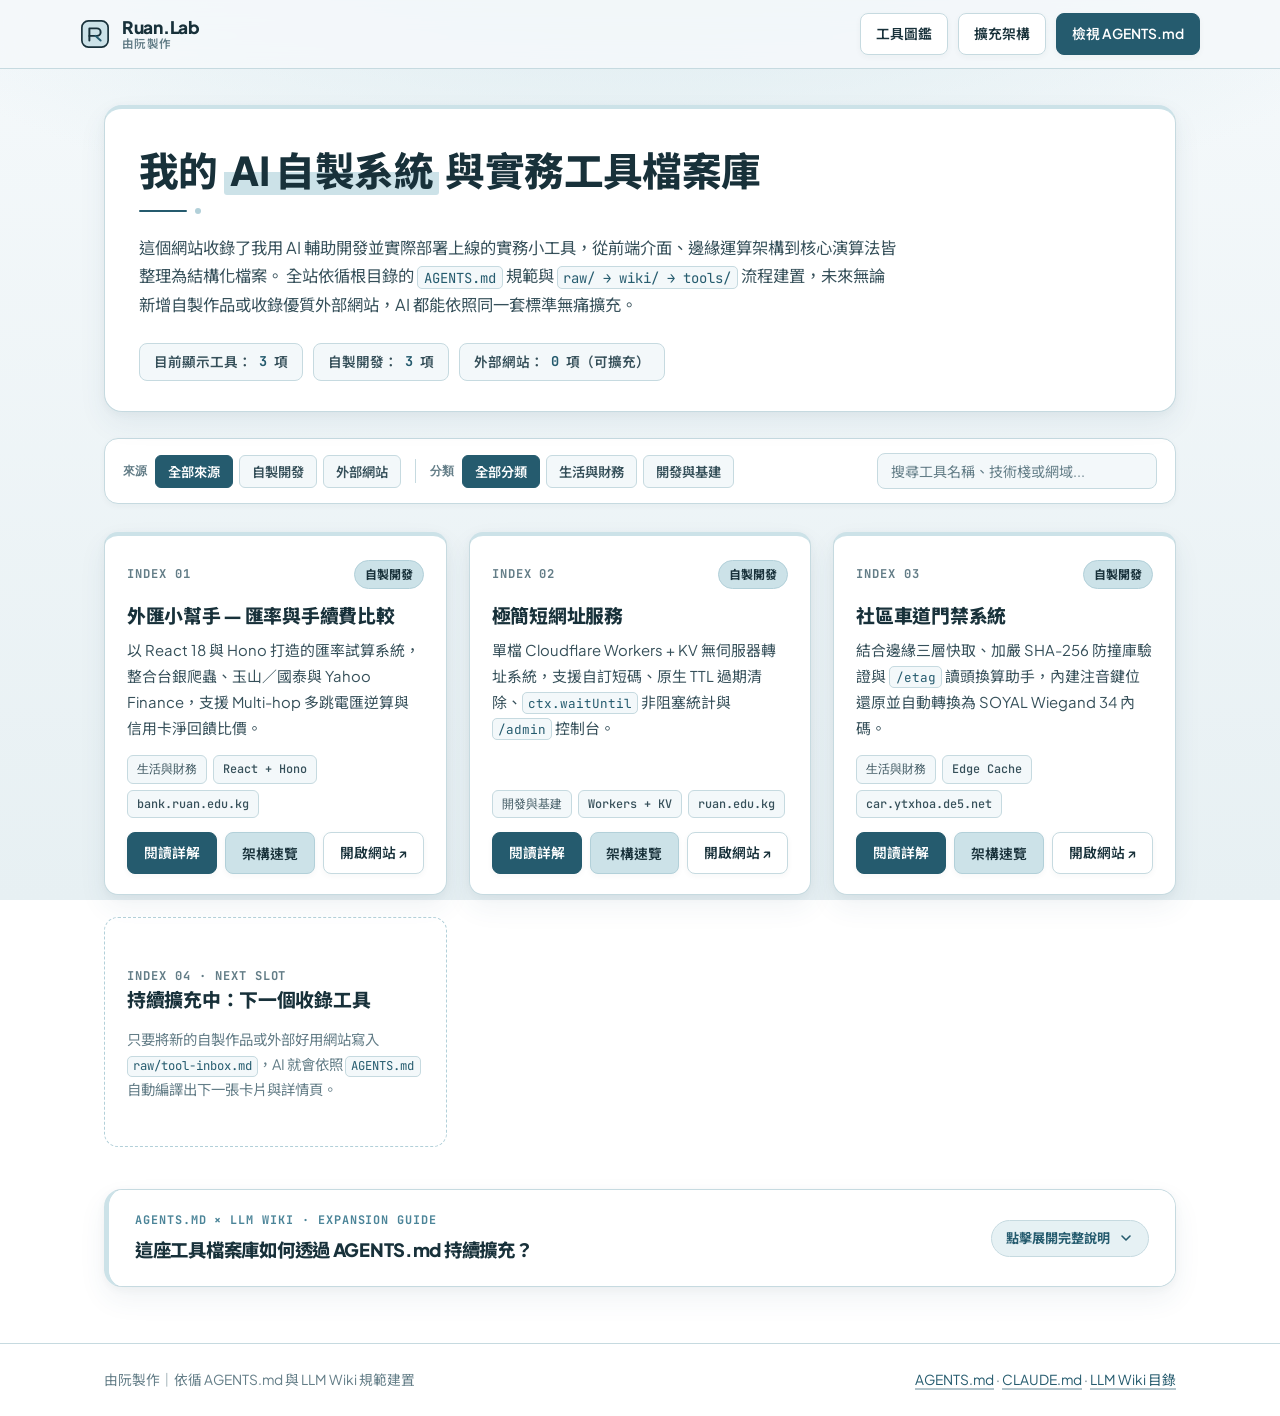
<file: index.html>
<!DOCTYPE html>
<html lang="zh-Hant">
<head>
  <meta charset="UTF-8" />
  <meta name="viewport" content="width=device-width, initial-scale=1.0" />
  <title>Ruan.Lab｜由阮製作 · 實作工具檔案庫</title>
  <link rel="preconnect" href="https://fonts.googleapis.com" />
  <link rel="preconnect" href="https://fonts.gstatic.com" crossorigin />
  <link href="https://fonts.googleapis.com/css2?family=JetBrains+Mono:wght@500;700&family=Noto+Sans+TC:wght@400;500;700;800&family=Plus+Jakarta+Sans:wght@500;700;800&display=swap" rel="stylesheet" />
  <link rel="stylesheet" href="styles/main.css" />
</head>
<body>
  <header class="site-header">
    <div class="container site-header__inner">
      <a class="brand" href="index.html">
        <svg class="brand-mark" viewBox="0 0 32 32" fill="none" aria-hidden="true">
          <rect x="2" y="2" width="28" height="28" rx="7" fill="#CCE2E8" stroke="#18313A" stroke-width="1.8" />
          <path d="M10 10H18C20.209 10 22 11.791 22 14C22 16.209 20.209 18 18 18H10V10Z" stroke="#18313A" stroke-width="2.1" stroke-linejoin="round" />
          <path d="M10 18V23" stroke="#18313A" stroke-width="2.1" stroke-linecap="round" />
          <path d="M16.5 18L22 23" stroke="#255B6E" stroke-width="2.1" stroke-linecap="round" />
        </svg>
        <span class="brand__text">
          <span>Ruan.Lab</span>
          <span class="brand__sub">由阮製作</span>
        </span>
      </a>
      <div class="header-actions">
        <a class="btn btn--ghost" href="#tool-grid">工具圖鑑</a>
        <a class="btn btn--ghost" href="#architecture">擴充架構</a>
        <a class="btn btn--primary" href="AGENTS.md">檢視 AGENTS.md</a>
      </div>
    </div>
  </header>

  <main class="container">
    <section class="hero">
      <div class="hero-card">
        <h1 class="hero__title">
          我的 <span class="mark">AI 自製系統</span> 與實務工具檔案庫
        </h1>
        <div class="editorial-rule" aria-hidden="true"></div>
        <p class="hero__subtitle">
          這個網站收錄了我用 AI 輔助開發並實際部署上線的實務小工具，從前端介面、邊緣運算架構到核心演算法皆整理為結構化檔案。
          全站依循根目錄的 <code>AGENTS.md</code> 規範與 <code>raw/ → wiki/ → tools/</code> 流程建置，未來無論新增自製作品或收錄優質外部網站，AI 都能依照同一套標準無痛擴充。
        </p>
        <div class="hero__stats">
          <div class="stat-pill"><span>目前顯示工具：</span><strong id="visible-count">3</strong><span>項</span></div>
          <div class="stat-pill"><span>自製開發：</span><strong>3</strong><span>項</span></div>
          <div class="stat-pill"><span>外部網站：</span><strong>0</strong><span>項（可擴充）</span></div>
        </div>
      </div>
    </section>

    <section class="controls-section" aria-label="工具篩選與搜尋">
      <div class="filter-bar">
        <div class="filter-groups">
          <div class="filter-group" role="group" aria-label="來源類型篩選">
            <span class="filter-group__label">來源</span>
            <button class="filter-btn is-active" type="button" data-filter-origin="all">全部來源</button>
            <button class="filter-btn" type="button" data-filter-origin="self-built">自製開發</button>
            <button class="filter-btn" type="button" data-filter-origin="curated">外部網站</button>
          </div>
          <div class="filter-divider" aria-hidden="true"></div>
          <div class="filter-group" role="group" aria-label="主題分類篩選">
            <span class="filter-group__label">分類</span>
            <button class="filter-btn is-active" type="button" data-filter-category="all">全部分類</button>
            <button class="filter-btn" type="button" data-filter-category="life-ops">生活與財務</button>
            <button class="filter-btn" type="button" data-filter-category="dev-infra">開發與基建</button>
          </div>
        </div>
        <div class="search-box">
          <input id="tool-search" class="search-input" type="search" placeholder="搜尋工具名稱、技術棧或網域..." aria-label="搜尋工具" />
        </div>
      </div>
    </section>

    <section aria-label="工具卡片總覽">
      <div id="tool-grid" class="tool-grid">
        <article class="tool-card" data-origin="self-built" data-category="life-ops" data-search="外匯小幫手 匯率 手續費 react hono cloudflare pages cheerio 台銀 玉山 multi-hop bank.ruan.edu.kg">
          <div class="tool-card__top">
            <span class="index-code">INDEX 01</span>
            <span class="badge badge--self">自製開發</span>
          </div>
          <h3 class="tool-card__title">外匯小幫手 — 匯率與手續費比較</h3>
          <p class="tool-card__desc">以 React 18 與 Hono 打造的匯率試算系統，整合台銀爬蟲、玉山／國泰與 Yahoo Finance，支援 Multi-hop 多跳電匯逆算與信用卡淨回饋比價。</p>
          <div class="tool-card__tags">
            <span class="tag">生活與財務</span>
            <span class="tag">React + Hono</span>
            <span class="tag">bank.ruan.edu.kg</span>
          </div>
          <div id="spec-01" class="quick-spec" hidden>
            <p class="quick-spec__title">QUICK SPEC · 核心技術摘要</p>
            <p>前端：React 18 + TS + Tailwind；後端：Hono（CF Pages / Node.js 雙執行）+ Cheerio 爬蟲 + 5 分鐘 Map 快取與逆向成本試算。</p>
          </div>
          <div class="tool-card__actions">
            <a class="btn btn--primary" href="tools/01-fx-helper.html">閱讀詳解</a>
            <button class="btn btn--mist" type="button" data-quick-toggle="spec-01" aria-expanded="false">架構速覽</button>
            <a class="btn btn--ghost" href="https://bank.ruan.edu.kg" target="_blank" rel="noopener noreferrer">開啟網站 ↗</a>
          </div>
        </article>

        <article class="tool-card" data-origin="self-built" data-category="dev-infra" data-search="短網址服務 cloudflare workers kv turnstile ttl admin ruan.edu.kg">
          <div class="tool-card__top">
            <span class="index-code">INDEX 02</span>
            <span class="badge badge--self">自製開發</span>
          </div>
          <h3 class="tool-card__title">極簡短網址服務</h3>
          <p class="tool-card__desc">單檔 Cloudflare Workers + KV 無伺服器轉址系統，支援自訂短碼、原生 TTL 過期清除、<code>ctx.waitUntil</code> 非阻塞統計與 <code>/admin</code> 控制台。</p>
          <div class="tool-card__tags">
            <span class="tag">開發與基建</span>
            <span class="tag">Workers + KV</span>
            <span class="tag">ruan.edu.kg</span>
          </div>
          <div id="spec-02" class="quick-spec" hidden>
            <p class="quick-spec__title">QUICK SPEC · 核心技術摘要</p>
            <p>單檔 Workers + URL_KV：metadata 加速列表、<code>expirationTtl</code> 自動回收、<code>ctx.waitUntil</code> 零延遲 302 轉址、Turnstile + HttpOnly Session。</p>
          </div>
          <div class="tool-card__actions">
            <a class="btn btn--primary" href="tools/02-url-shortener.html">閱讀詳解</a>
            <button class="btn btn--mist" type="button" data-quick-toggle="spec-02" aria-expanded="false">架構速覽</button>
            <a class="btn btn--ghost" href="https://ruan.edu.kg" target="_blank" rel="noopener noreferrer">開啟網站 ↗</a>
          </div>
        </article>

        <article class="tool-card" data-origin="self-built" data-category="life-ops" data-search="社區車道門禁系統 cloudflare workers etag wiegand soyal sha-256 注音還原 car.ytxhoa.de5.net">
          <div class="tool-card__top">
            <span class="index-code">INDEX 03</span>
            <span class="badge badge--self">自製開發</span>
          </div>
          <h3 class="tool-card__title">社區車道門禁系統</h3>
          <p class="tool-card__desc">結合邊緣三層快取、加嚴 SHA-256 防撞庫驗證與 <code>/etag</code> 讀頭換算助手，內建注音鍵位還原並自動轉換為 SOYAL Wiegand 34 內碼。</p>
          <div class="tool-card__tags">
            <span class="tag">生活與財務</span>
            <span class="tag">Edge Cache</span>
            <span class="tag">car.ytxhoa.de5.net</span>
          </div>
          <div id="spec-03" class="quick-spec" hidden>
            <p class="quick-spec__title">QUICK SPEC · 核心技術摘要</p>
            <p>Workers + GAS 快照三層容錯、<code>aptTokens</code> 交集比對 + 加嚴 SHA-256、五重防撞庫，以及 USB 讀頭注音自動還原轉 Wiegand 34。</p>
          </div>
          <div class="tool-card__actions">
            <a class="btn btn--primary" href="tools/03-community-gate.html">閱讀詳解</a>
            <button class="btn btn--mist" type="button" data-quick-toggle="spec-03" aria-expanded="false">架構速覽</button>
            <a class="btn btn--ghost" href="https://car.ytxhoa.de5.net" target="_blank" rel="noopener noreferrer">開啟網站 ↗</a>
          </div>
        </article>

        <article class="tool-card tool-card--upcoming" aria-label="預留擴充欄位">
          <span class="index-code">INDEX 04 · NEXT SLOT</span>
          <h3 class="tool-card__title">持續擴充中：下一個收錄工具</h3>
          <p>只要將新的自製作品或外部好用網站寫入 <code>raw/tool-inbox.md</code>，AI 就會依照 <code>AGENTS.md</code> 自動編譯出下一張卡片與詳情頁。</p>
        </article>
      </div>

      <div id="empty-state" class="empty-state">
        <p>目前篩選條件下尚無符合的工具項目（外部網站欄位已保留擴充接口，可隨時依 <code>AGENTS.md</code> 新增）。</p>
        <button id="reset-filters" class="btn btn--mist" type="button">重置所有篩選條件</button>
      </div>
    </section>

    <details id="architecture" class="archive-accordion">
      <summary class="archive-accordion__trigger">
        <div class="archive-accordion__heading">
          <span class="archive-accordion__kicker">AGENTS.md × LLM Wiki · Expansion Guide</span>
          <h2 class="archive-accordion__title">這座工具檔案庫如何透過 AGENTS.md 持續擴充？</h2>
        </div>
        <span class="archive-accordion__hint">
          <span>點擊展開完整說明</span>
          <svg class="archive-accordion__chevron" viewBox="0 0 20 20" fill="none" aria-hidden="true">
            <path d="M5 7.5L10 12.5L15 7.5" stroke="currentColor" stroke-width="2" stroke-linecap="round" stroke-linejoin="round" />
          </svg>
        </span>
      </summary>

      <div class="archive-accordion__body">
        <p>
          本專案不只是一次性 Vibe Coding 產出的網頁，而是一套完整可交接的開發規格。未來要新增第 4 個工具（無論是自製開發或外部網站）時，任何 AI Agent 只要讀過 <code>AGENTS.md</code>，就能依循四步驟完成擴充：
        </p>
        <div class="pipeline-steps">
          <div class="pipeline-step">
            <div class="pipeline-step__num">STEP 01 · RAW</div>
            <h3>收集原始素材</h3>
            <p>將新工具網址或技術觀察寫入唯讀的 <code>raw/tool-inbox.md</code>。</p>
          </div>
          <div class="pipeline-step">
            <div class="pipeline-step__num">STEP 02 · WIKI</div>
            <h3>編譯進 LLM Wiki</h3>
            <p>整理 <code>wiki/NN-slug.md</code> 技術筆記，並同步更新 <code>index.md</code> 與 <code>log.md</code>。</p>
          </div>
          <div class="pipeline-step">
            <div class="pipeline-step__num">STEP 03 · TEMPLATE</div>
            <h3>套用標準網頁模板</h3>
            <p>複製 <code>tools/_template.html</code> 建立詳情頁，強制使用相對路徑與霧冰藍色系。</p>
          </div>
          <div class="pipeline-step">
            <div class="pipeline-step__num">STEP 04 · SYNC</div>
            <h3>同步首頁與導覽</h3>
            <p>在 <code>index.html</code> 新增索引卡片（標記 <code>self-built</code> 或 <code>curated</code>）並串聯上下頁。</p>
          </div>
        </div>

        <div class="notebook-box">
          <div class="notebook-box__header">
            <span>EXPANSION PROMPT · 未來新增工具時可直接複製給 AI 的標準指令</span>
            <button class="copy-btn" type="button" data-copy-target="expand-prompt">複製指令</button>
          </div>
          <pre id="expand-prompt">請先閱讀專案根目錄的 AGENTS.md，並嚴格依照第 5 節「5-Step SOP」幫我新增一個工具頁面：
- 工具網址：https://example.com
- 來源類型：自製開發（self-built）或 外部網站（curated）
請整理進 wiki/（同步更新 wiki/index.md 與 wiki/log.md）、複製 tools/_template.html 生成 tools/04-xxx.html，並更新 index.html 的工具卡片牆與上一頁的導覽連結。</pre>
        </div>
      </div>
    </details>
  </main>

  <footer class="site-footer">
    <div class="container site-footer__inner">
      <span>由阮製作｜依循 AGENTS.md 與 LLM Wiki 規範建置</span>
      <span><a href="AGENTS.md">AGENTS.md</a> · <a href="CLAUDE.md">CLAUDE.md</a> · <a href="wiki/index.md">LLM Wiki 目錄</a></span>
    </div>
  </footer>

  <script src="scripts/main.js"></script>
</body>
</html>
</file>
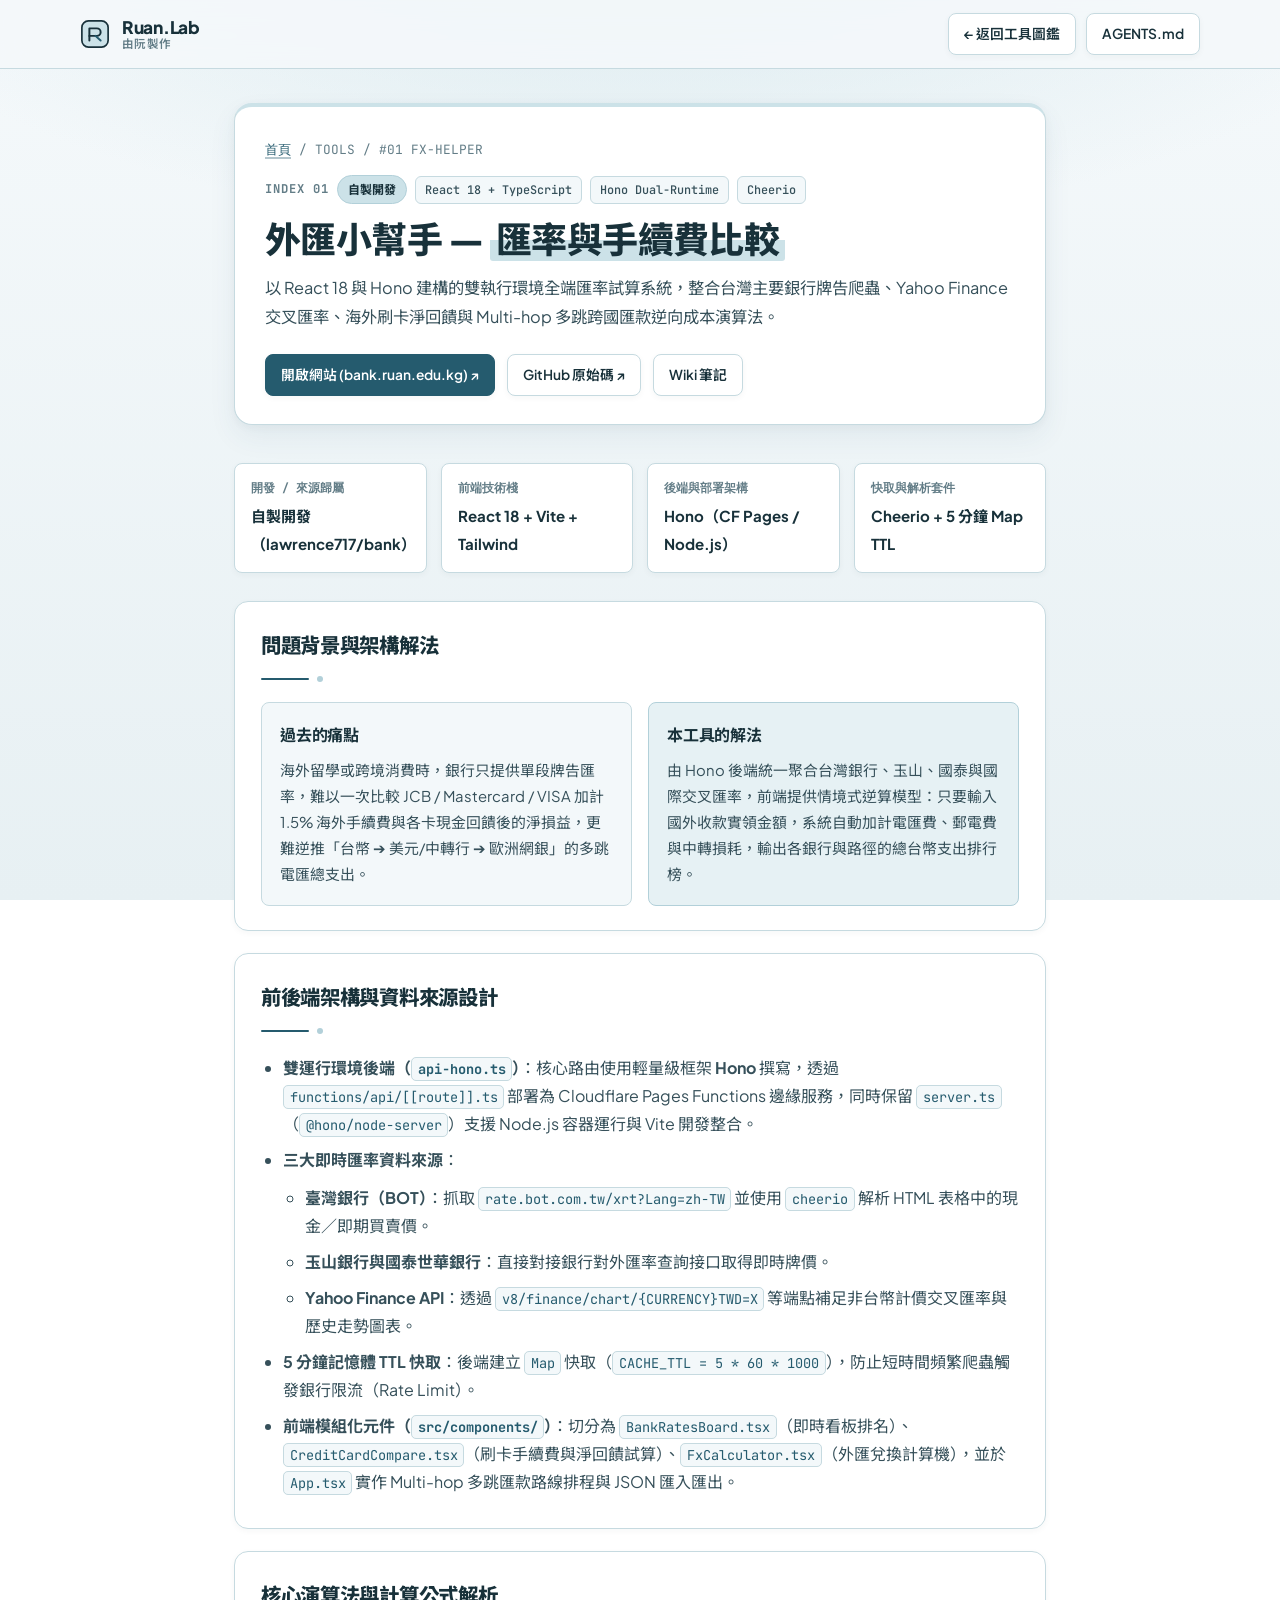
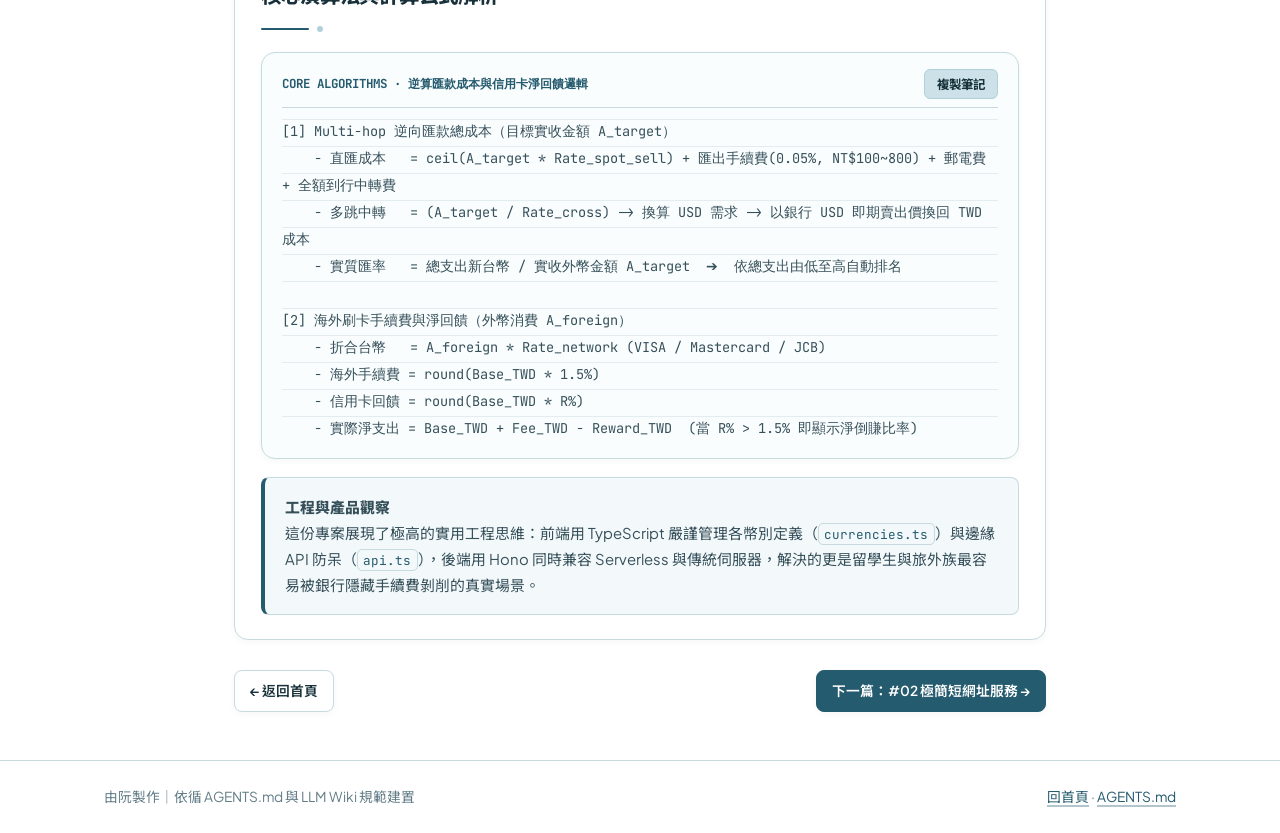
<file: tools/01-fx-helper.html>
<!DOCTYPE html>
<html lang="zh-Hant">
<head>
  <meta charset="UTF-8" />
  <meta name="viewport" content="width=device-width, initial-scale=1.0" />
  <title>#01 外匯小幫手 - 匯率與手續費比較｜Ruan.Lab · 由阮製作</title>
  <link rel="preconnect" href="https://fonts.googleapis.com" />
  <link rel="preconnect" href="https://fonts.gstatic.com" crossorigin />
  <link href="https://fonts.googleapis.com/css2?family=JetBrains+Mono:wght@500;700&family=Noto+Sans+TC:wght@400;500;700;800&family=Plus+Jakarta+Sans:wght@500;700;800&display=swap" rel="stylesheet" />
  <link rel="stylesheet" href="../styles/main.css" />
</head>
<body>
  <div id="reading-progress" class="reading-progress" aria-hidden="true"></div>
  <header class="site-header">
    <div class="container site-header__inner">
      <a class="brand" href="../index.html">
        <svg class="brand-mark" viewBox="0 0 32 32" fill="none" aria-hidden="true">
          <rect x="2" y="2" width="28" height="28" rx="7" fill="#CCE2E8" stroke="#18313A" stroke-width="1.8" />
          <path d="M10 10H18C20.209 10 22 11.791 22 14C22 16.209 20.209 18 18 18H10V10Z" stroke="#18313A" stroke-width="2.1" stroke-linejoin="round" />
          <path d="M10 18V23" stroke="#18313A" stroke-width="2.1" stroke-linecap="round" />
          <path d="M16.5 18L22 23" stroke="#255B6E" stroke-width="2.1" stroke-linecap="round" />
        </svg>
        <span class="brand__text">
          <span>Ruan.Lab</span>
          <span class="brand__sub">由阮製作</span>
        </span>
      </a>
      <div class="header-actions">
        <a class="btn btn--ghost" href="../index.html">← 返回工具圖鑑</a>
        <a class="btn btn--ghost" href="../AGENTS.md">AGENTS.md</a>
      </div>
    </div>
  </header>

  <main class="article-container">
    <section class="tool-hero">
      <div class="tool-hero-card">
        <nav class="breadcrumb" aria-label="麵包屑導覽">
          <a href="../index.html">首頁</a>
          <span>/</span>
          <span>TOOLS</span>
          <span>/</span>
          <span>#01 FX-HELPER</span>
        </nav>
        <div class="tool-hero__meta">
          <span class="index-code">INDEX 01</span>
          <span class="badge badge--self">自製開發</span>
          <span class="tag">React 18 + TypeScript</span>
          <span class="tag">Hono Dual-Runtime</span>
          <span class="tag">Cheerio</span>
        </div>
        <h1 class="tool-hero__title">外匯小幫手 — <span class="mark">匯率與手續費比較</span></h1>
        <p class="tool-hero__subtitle">以 React 18 與 Hono 建構的雙執行環境全端匯率試算系統，整合台灣主要銀行牌告爬蟲、Yahoo Finance 交叉匯率、海外刷卡淨回饋與 Multi-hop 多跳跨國匯款逆向成本演算法。</p>
        <div class="tool-hero__cta">
          <a class="btn btn--primary" href="https://bank.ruan.edu.kg" target="_blank" rel="noopener noreferrer">開啟網站 (bank.ruan.edu.kg) ↗</a>
          <a class="btn btn--ghost" href="https://github.com/lawrence717/bank" target="_blank" rel="noopener noreferrer">GitHub 原始碼 ↗</a>
          <a class="btn btn--ghost" href="../wiki/01-fx-helper.md">Wiki 筆記</a>
        </div>
      </div>
    </section>

    <section class="spec-grid" aria-label="工具規格摘要">
      <div class="spec-card">
        <span class="spec-card__label">開發 / 來源歸屬</span>
        <span class="spec-card__value">自製開發（lawrence717/bank）</span>
      </div>
      <div class="spec-card">
        <span class="spec-card__label">前端技術棧</span>
        <span class="spec-card__value">React 18 + Vite + Tailwind</span>
      </div>
      <div class="spec-card">
        <span class="spec-card__label">後端與部署架構</span>
        <span class="spec-card__value">Hono（CF Pages / Node.js）</span>
      </div>
      <div class="spec-card">
        <span class="spec-card__label">快取與解析套件</span>
        <span class="spec-card__value">Cheerio + 5 分鐘 Map TTL</span>
      </div>
    </section>

    <section class="content-section">
      <h2>問題背景與架構解法</h2>
      <div class="editorial-rule" aria-hidden="true"></div>
      <div class="comparison-grid">
        <div class="comparison-card">
          <h3>過去的痛點</h3>
          <p>海外留學或跨境消費時，銀行只提供單段牌告匯率，難以一次比較 JCB / Mastercard / VISA 加計 1.5% 海外手續費與各卡現金回饋後的淨損益，更難逆推「台幣 ➔ 美元/中轉行 ➔ 歐洲網銀」的多跳電匯總支出。</p>
        </div>
        <div class="comparison-card comparison-card--solution">
          <h3>本工具的解法</h3>
          <p>由 Hono 後端統一聚合台灣銀行、玉山、國泰與國際交叉匯率，前端提供情境式逆算模型：只要輸入國外收款實領金額，系統自動加計電匯費、郵電費與中轉損耗，輸出各銀行與路徑的總台幣支出排行榜。</p>
        </div>
      </div>
    </section>

    <section class="content-section">
      <h2>前後端架構與資料來源設計</h2>
      <div class="editorial-rule" aria-hidden="true"></div>
      <ul>
        <li><strong>雙運行環境後端（<code>api-hono.ts</code>）</strong>：核心路由使用輕量級框架 <strong>Hono</strong> 撰寫，透過 <code>functions/api/[[route]].ts</code> 部署為 Cloudflare Pages Functions 邊緣服務，同時保留 <code>server.ts</code>（<code>@hono/node-server</code>）支援 Node.js 容器運行與 Vite 開發整合。</li>
        <li><strong>三大即時匯率資料來源</strong>：
          <ul>
            <li><strong>臺灣銀行（BOT）</strong>：抓取 <code>rate.bot.com.tw/xrt?Lang=zh-TW</code> 並使用 <code>cheerio</code> 解析 HTML 表格中的現金／即期買賣價。</li>
            <li><strong>玉山銀行與國泰世華銀行</strong>：直接對接銀行對外匯率查詢接口取得即時牌價。</li>
            <li><strong>Yahoo Finance API</strong>：透過 <code>v8/finance/chart/{CURRENCY}TWD=X</code> 等端點補足非台幣計價交叉匯率與歷史走勢圖表。</li>
          </ul>
        </li>
        <li><strong>5 分鐘記憶體 TTL 快取</strong>：後端建立 <code>Map</code> 快取（<code>CACHE_TTL = 5 * 60 * 1000</code>），防止短時間頻繁爬蟲觸發銀行限流（Rate Limit）。</li>
        <li><strong>前端模組化元件（<code>src/components/</code>）</strong>：切分為 <code>BankRatesBoard.tsx</code>（即時看板排名）、<code>CreditCardCompare.tsx</code>（刷卡手續費與淨回饋試算）、<code>FxCalculator.tsx</code>（外匯兌換計算機），並於 <code>App.tsx</code> 實作 Multi-hop 多跳匯款路線排程與 JSON 匯入匯出。</li>
      </ul>
    </section>

    <section class="content-section">
      <h2>核心演算法與計算公式解析</h2>
      <div class="editorial-rule" aria-hidden="true"></div>
      <div class="notebook-box">
        <div class="notebook-box__header">
          <span>CORE ALGORITHMS · 逆算匯款成本與信用卡淨回饋邏輯</span>
          <button class="copy-btn" type="button" data-copy-target="logic-01">複製筆記</button>
        </div>
        <pre id="logic-01">[1] Multi-hop 逆向匯款總成本（目標實收金額 A_target）
    - 直匯成本   = ceil(A_target * Rate_spot_sell) + 匯出手續費(0.05%, NT$100~800) + 郵電費 + 全額到行中轉費
    - 多跳中轉   = (A_target / Rate_cross) -> 換算 USD 需求 -> 以銀行 USD 即期賣出價換回 TWD 成本
    - 實質匯率   = 總支出新台幣 / 實收外幣金額 A_target  ➔  依總支出由低至高自動排名

[2] 海外刷卡手續費與淨回饋（外幣消費 A_foreign）
    - 折合台幣   = A_foreign * Rate_network (VISA / Mastercard / JCB)
    - 海外手續費 = round(Base_TWD * 1.5%)
    - 信用卡回饋 = round(Base_TWD * R%)
    - 實際淨支出 = Base_TWD + Fee_TWD - Reward_TWD  (當 R% > 1.5% 即顯示淨倒賺比率)</pre>
      </div>
      <div class="callout">
        <p class="callout__title">工程與產品觀察</p>
        <p>這份專案展現了極高的實用工程思維：前端用 TypeScript 嚴謹管理各幣別定義（<code>currencies.ts</code>）與邊緣 API 防呆（<code>api.ts</code>），後端用 Hono 同時兼容 Serverless 與傳統伺服器，解決的更是留學生與旅外族最容易被銀行隱藏手續費剝削的真實場景。</p>
      </div>
    </section>

    <nav class="page-nav" aria-label="上下篇導覽">
      <a class="btn btn--ghost" href="../index.html">← 返回首頁</a>
      <a class="btn btn--primary" href="./02-url-shortener.html">下一篇：#02 極簡短網址服務 →</a>
    </nav>
  </main>

  <footer class="site-footer">
    <div class="container site-footer__inner">
      <span>由阮製作｜依循 AGENTS.md 與 LLM Wiki 規範建置</span>
      <span><a href="../index.html">回首頁</a> · <a href="../AGENTS.md">AGENTS.md</a></span>
    </div>
  </footer>

  <script src="../scripts/main.js"></script>
</body>
</html>
</file>
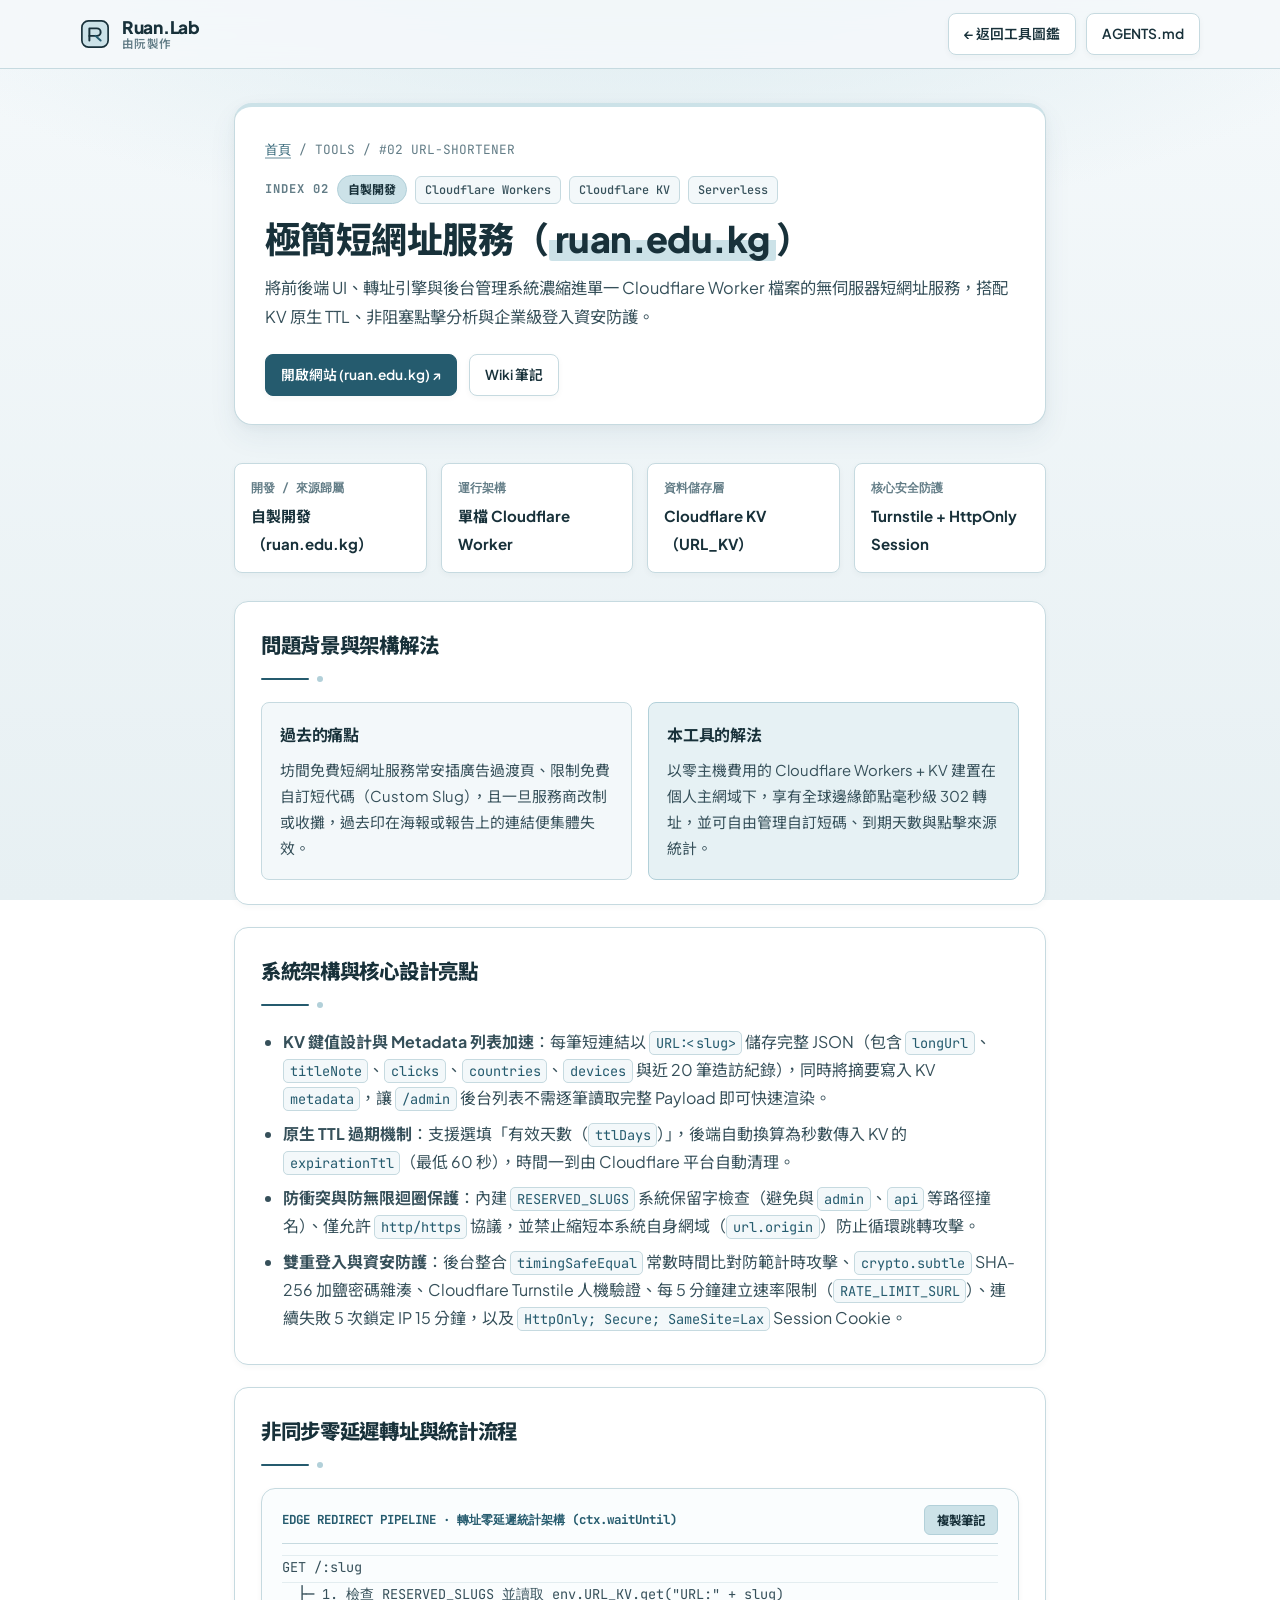
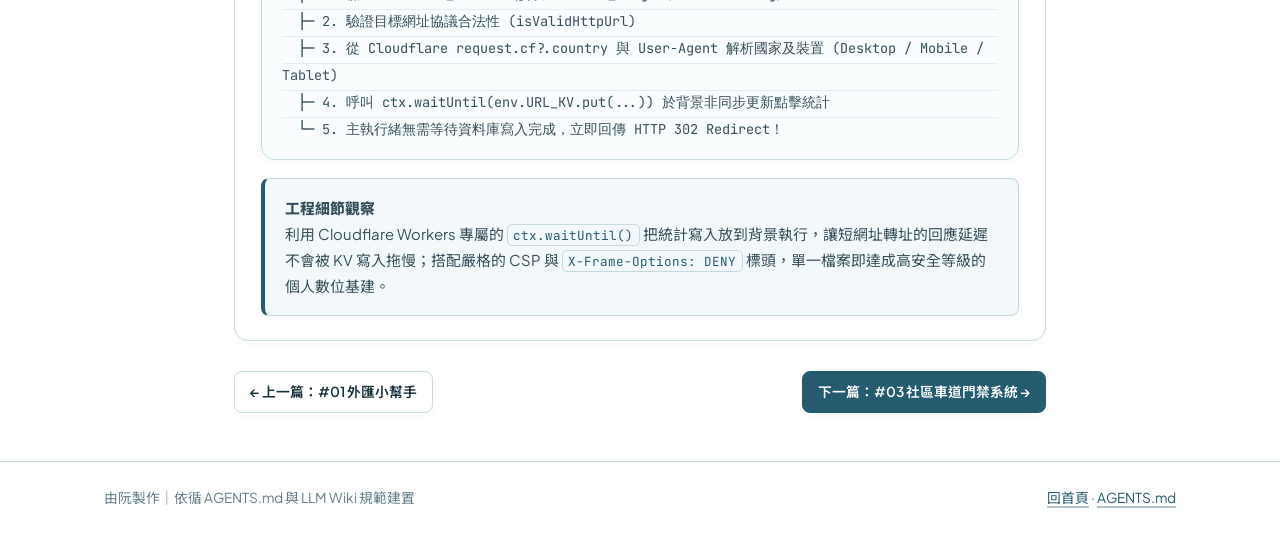
<file: tools/02-url-shortener.html>
<!DOCTYPE html>
<html lang="zh-Hant">
<head>
  <meta charset="UTF-8" />
  <meta name="viewport" content="width=device-width, initial-scale=1.0" />
  <title>#02 極簡短網址服務｜Ruan.Lab · 由阮製作</title>
  <link rel="preconnect" href="https://fonts.googleapis.com" />
  <link rel="preconnect" href="https://fonts.gstatic.com" crossorigin />
  <link href="https://fonts.googleapis.com/css2?family=JetBrains+Mono:wght@500;700&family=Noto+Sans+TC:wght@400;500;700;800&family=Plus+Jakarta+Sans:wght@500;700;800&display=swap" rel="stylesheet" />
  <link rel="stylesheet" href="../styles/main.css" />
</head>
<body>
  <div id="reading-progress" class="reading-progress" aria-hidden="true"></div>
  <header class="site-header">
    <div class="container site-header__inner">
      <a class="brand" href="../index.html">
        <svg class="brand-mark" viewBox="0 0 32 32" fill="none" aria-hidden="true">
          <rect x="2" y="2" width="28" height="28" rx="7" fill="#CCE2E8" stroke="#18313A" stroke-width="1.8" />
          <path d="M10 10H18C20.209 10 22 11.791 22 14C22 16.209 20.209 18 18 18H10V10Z" stroke="#18313A" stroke-width="2.1" stroke-linejoin="round" />
          <path d="M10 18V23" stroke="#18313A" stroke-width="2.1" stroke-linecap="round" />
          <path d="M16.5 18L22 23" stroke="#255B6E" stroke-width="2.1" stroke-linecap="round" />
        </svg>
        <span class="brand__text">
          <span>Ruan.Lab</span>
          <span class="brand__sub">由阮製作</span>
        </span>
      </a>
      <div class="header-actions">
        <a class="btn btn--ghost" href="../index.html">← 返回工具圖鑑</a>
        <a class="btn btn--ghost" href="../AGENTS.md">AGENTS.md</a>
      </div>
    </div>
  </header>

  <main class="article-container">
    <section class="tool-hero">
      <div class="tool-hero-card">
        <nav class="breadcrumb" aria-label="麵包屑導覽">
          <a href="../index.html">首頁</a>
          <span>/</span>
          <span>TOOLS</span>
          <span>/</span>
          <span>#02 URL-SHORTENER</span>
        </nav>
        <div class="tool-hero__meta">
          <span class="index-code">INDEX 02</span>
          <span class="badge badge--self">自製開發</span>
          <span class="tag">Cloudflare Workers</span>
          <span class="tag">Cloudflare KV</span>
          <span class="tag">Serverless</span>
        </div>
        <h1 class="tool-hero__title">極簡短網址服務（<span class="mark">ruan.edu.kg</span>）</h1>
        <p class="tool-hero__subtitle">將前後端 UI、轉址引擎與後台管理系統濃縮進單一 Cloudflare Worker 檔案的無伺服器短網址服務，搭配 KV 原生 TTL、非阻塞點擊分析與企業級登入資安防護。</p>
        <div class="tool-hero__cta">
          <a class="btn btn--primary" href="https://ruan.edu.kg" target="_blank" rel="noopener noreferrer">開啟網站 (ruan.edu.kg) ↗</a>
          <a class="btn btn--ghost" href="../wiki/02-url-shortener.md">Wiki 筆記</a>
        </div>
      </div>
    </section>

    <section class="spec-grid" aria-label="工具規格摘要">
      <div class="spec-card">
        <span class="spec-card__label">開發 / 來源歸屬</span>
        <span class="spec-card__value">自製開發（ruan.edu.kg）</span>
      </div>
      <div class="spec-card">
        <span class="spec-card__label">運行架構</span>
        <span class="spec-card__value">單檔 Cloudflare Worker</span>
      </div>
      <div class="spec-card">
        <span class="spec-card__label">資料儲存層</span>
        <span class="spec-card__value">Cloudflare KV（URL_KV）</span>
      </div>
      <div class="spec-card">
        <span class="spec-card__label">核心安全防護</span>
        <span class="spec-card__value">Turnstile + HttpOnly Session</span>
      </div>
    </section>

    <section class="content-section">
      <h2>問題背景與架構解法</h2>
      <div class="editorial-rule" aria-hidden="true"></div>
      <div class="comparison-grid">
        <div class="comparison-card">
          <h3>過去的痛點</h3>
          <p>坊間免費短網址服務常安插廣告過渡頁、限制免費自訂短代碼（Custom Slug），且一旦服務商改制或收攤，過去印在海報或報告上的連結便集體失效。</p>
        </div>
        <div class="comparison-card comparison-card--solution">
          <h3>本工具的解法</h3>
          <p>以零主機費用的 Cloudflare Workers + KV 建置在個人主網域下，享有全球邊緣節點毫秒級 302 轉址，並可自由管理自訂短碼、到期天數與點擊來源統計。</p>
        </div>
      </div>
    </section>

    <section class="content-section">
      <h2>系統架構與核心設計亮點</h2>
      <div class="editorial-rule" aria-hidden="true"></div>
      <ul>
        <li><strong>KV 鍵值設計與 Metadata 列表加速</strong>：每筆短連結以 <code>URL:&lt;slug&gt;</code> 儲存完整 JSON（包含 <code>longUrl</code>、<code>titleNote</code>、<code>clicks</code>、<code>countries</code>、<code>devices</code> 與近 20 筆造訪紀錄），同時將摘要寫入 KV <code>metadata</code>，讓 <code>/admin</code> 後台列表不需逐筆讀取完整 Payload 即可快速渲染。</li>
        <li><strong>原生 TTL 過期機制</strong>：支援選填「有效天數（<code>ttlDays</code>）」，後端自動換算為秒數傳入 KV 的 <code>expirationTtl</code>（最低 60 秒），時間一到由 Cloudflare 平台自動清理。</li>
        <li><strong>防衝突與防無限迴圈保護</strong>：內建 <code>RESERVED_SLUGS</code> 系統保留字檢查（避免與 <code>admin</code>、<code>api</code> 等路徑撞名）、僅允許 <code>http/https</code> 協議，並禁止縮短本系統自身網域（<code>url.origin</code>）防止循環跳轉攻擊。</li>
        <li><strong>雙重登入與資安防護</strong>：後台整合 <code>timingSafeEqual</code> 常數時間比對防範計時攻擊、<code>crypto.subtle</code> SHA-256 加鹽密碼雜湊、Cloudflare Turnstile 人機驗證、每 5 分鐘建立速率限制（<code>RATE_LIMIT_SURL</code>）、連續失敗 5 次鎖定 IP 15 分鐘，以及 <code>HttpOnly; Secure; SameSite=Lax</code> Session Cookie。</li>
      </ul>
    </section>

    <section class="content-section">
      <h2>非同步零延遲轉址與統計流程</h2>
      <div class="editorial-rule" aria-hidden="true"></div>
      <div class="notebook-box">
        <div class="notebook-box__header">
          <span>EDGE REDIRECT PIPELINE · 轉址零延遲統計架構 (ctx.waitUntil)</span>
          <button class="copy-btn" type="button" data-copy-target="logic-02">複製筆記</button>
        </div>
        <pre id="logic-02">GET /:slug
  ├─ 1. 檢查 RESERVED_SLUGS 並讀取 env.URL_KV.get("URL:" + slug)
  ├─ 2. 驗證目標網址協議合法性 (isValidHttpUrl)
  ├─ 3. 從 Cloudflare request.cf?.country 與 User-Agent 解析國家及裝置 (Desktop / Mobile / Tablet)
  ├─ 4. 呼叫 ctx.waitUntil(env.URL_KV.put(...)) 於背景非同步更新點擊統計
  └─ 5. 主執行緒無需等待資料庫寫入完成，立即回傳 HTTP 302 Redirect！</pre>
      </div>
      <div class="callout">
        <p class="callout__title">工程細節觀察</p>
        <p>利用 Cloudflare Workers 專屬的 <code>ctx.waitUntil()</code> 把統計寫入放到背景執行，讓短網址轉址的回應延遲不會被 KV 寫入拖慢；搭配嚴格的 CSP 與 <code>X-Frame-Options: DENY</code> 標頭，單一檔案即達成高安全等級的個人數位基建。</p>
      </div>
    </section>

    <nav class="page-nav" aria-label="上下篇導覽">
      <a class="btn btn--ghost" href="./01-fx-helper.html">← 上一篇：#01 外匯小幫手</a>
      <a class="btn btn--primary" href="./03-community-gate.html">下一篇：#03 社區車道門禁系統 →</a>
    </nav>
  </main>

  <footer class="site-footer">
    <div class="container site-footer__inner">
      <span>由阮製作｜依循 AGENTS.md 與 LLM Wiki 規範建置</span>
      <span><a href="../index.html">回首頁</a> · <a href="../AGENTS.md">AGENTS.md</a></span>
    </div>
  </footer>

  <script src="../scripts/main.js"></script>
</body>
</html>
</file>
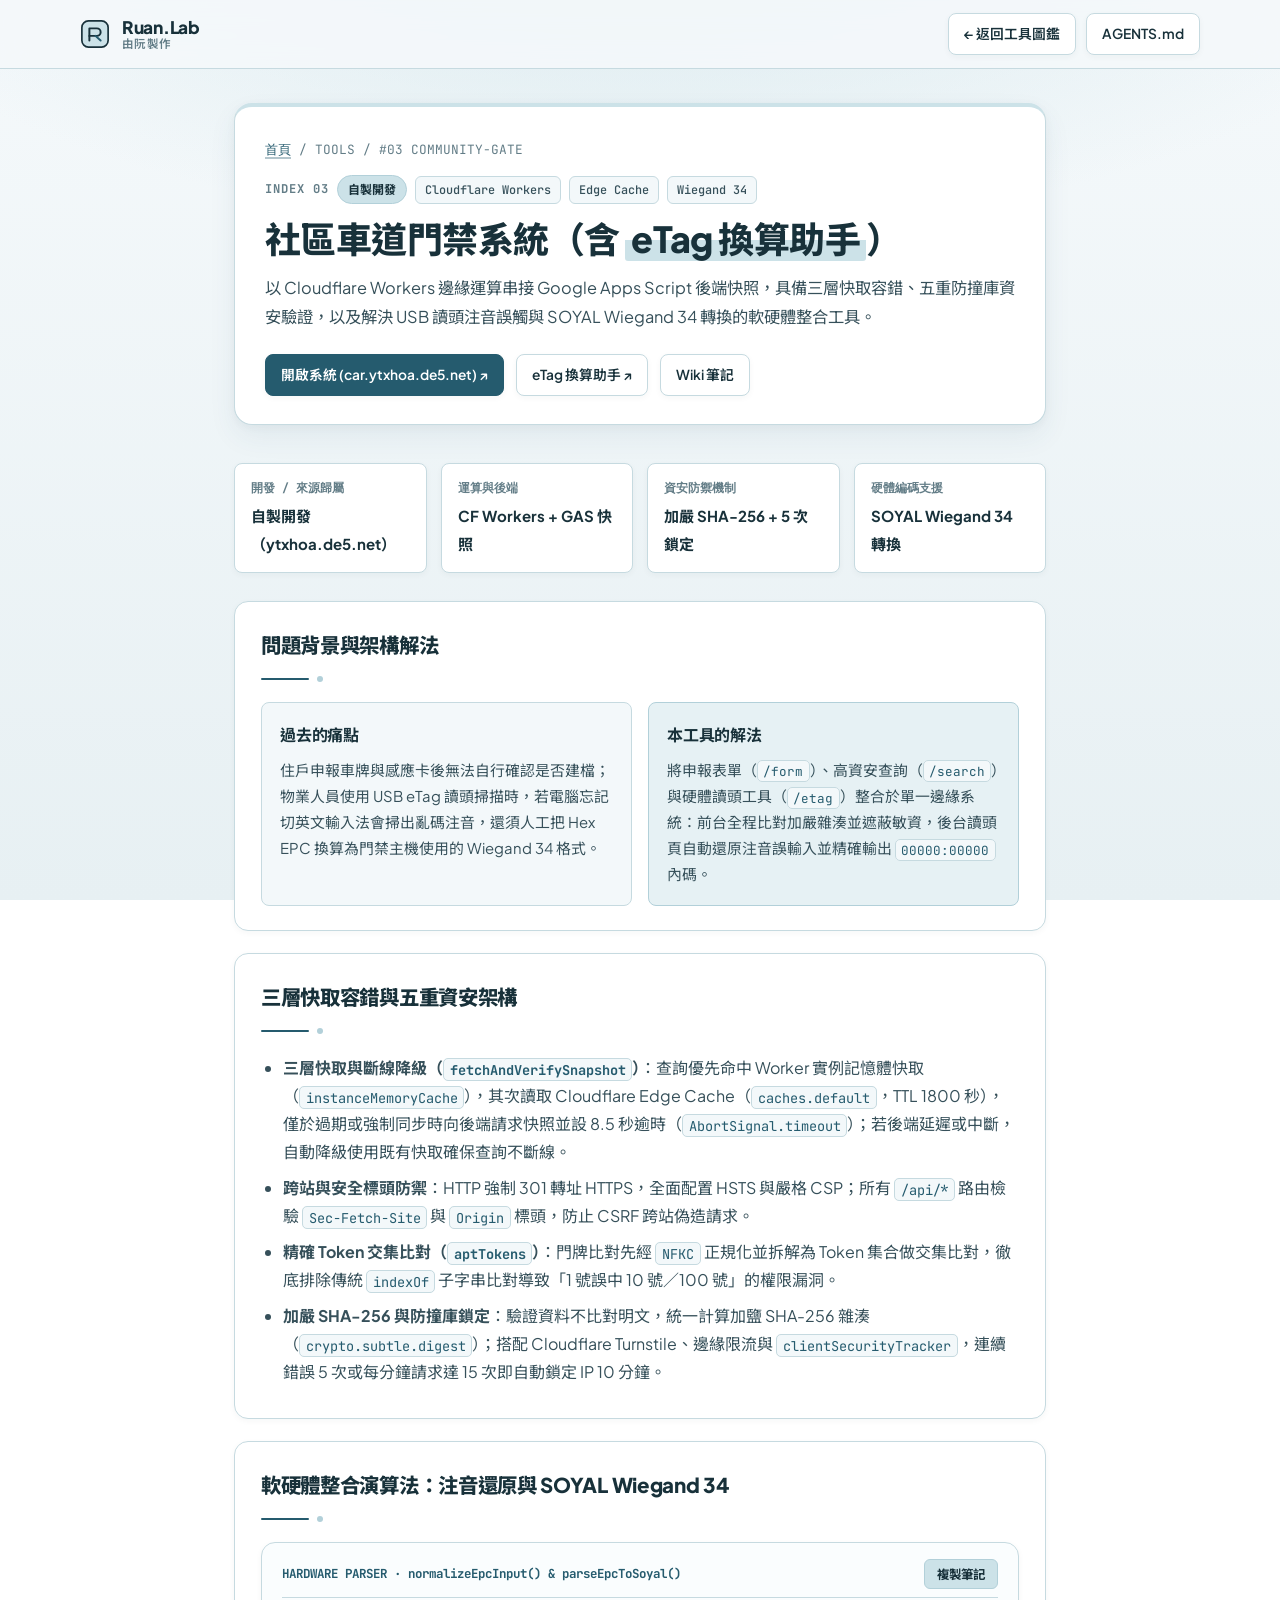
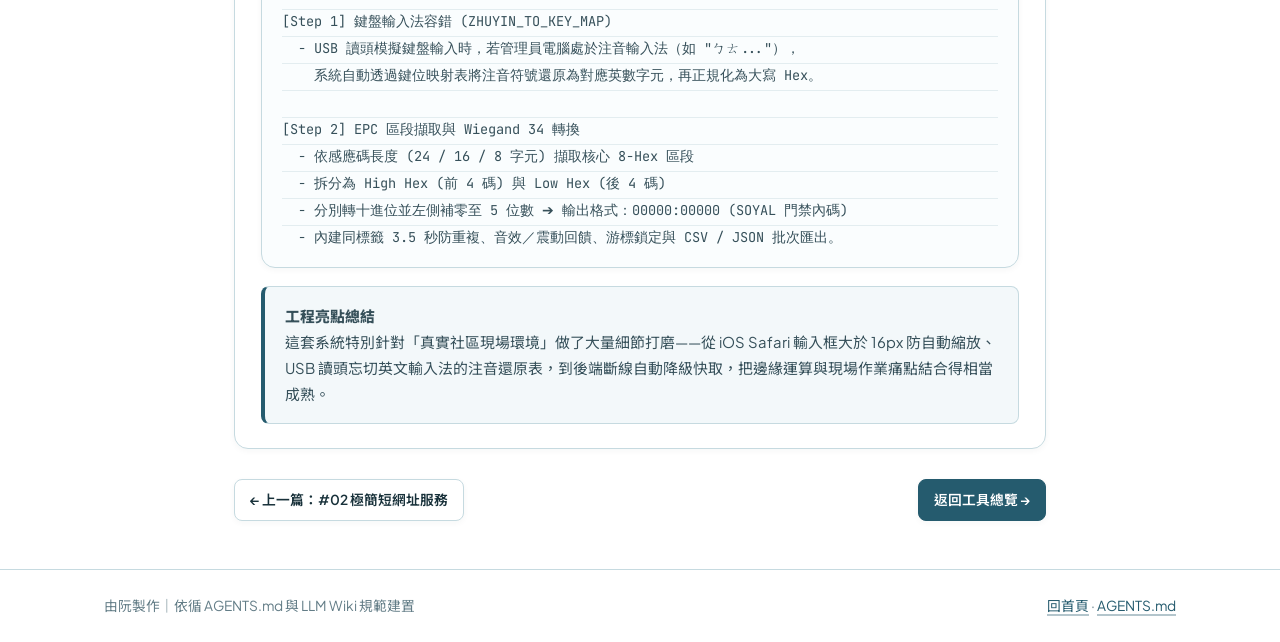
<file: tools/03-community-gate.html>
<!DOCTYPE html>
<html lang="zh-Hant">
<head>
  <meta charset="UTF-8" />
  <meta name="viewport" content="width=device-width, initial-scale=1.0" />
  <title>#03 社區車道門禁系統｜Ruan.Lab · 由阮製作</title>
  <link rel="preconnect" href="https://fonts.googleapis.com" />
  <link rel="preconnect" href="https://fonts.gstatic.com" crossorigin />
  <link href="https://fonts.googleapis.com/css2?family=JetBrains+Mono:wght@500;700&family=Noto+Sans+TC:wght@400;500;700;800&family=Plus+Jakarta+Sans:wght@500;700;800&display=swap" rel="stylesheet" />
  <link rel="stylesheet" href="../styles/main.css" />
</head>
<body>
  <div id="reading-progress" class="reading-progress" aria-hidden="true"></div>
  <header class="site-header">
    <div class="container site-header__inner">
      <a class="brand" href="../index.html">
        <svg class="brand-mark" viewBox="0 0 32 32" fill="none" aria-hidden="true">
          <rect x="2" y="2" width="28" height="28" rx="7" fill="#CCE2E8" stroke="#18313A" stroke-width="1.8" />
          <path d="M10 10H18C20.209 10 22 11.791 22 14C22 16.209 20.209 18 18 18H10V10Z" stroke="#18313A" stroke-width="2.1" stroke-linejoin="round" />
          <path d="M10 18V23" stroke="#18313A" stroke-width="2.1" stroke-linecap="round" />
          <path d="M16.5 18L22 23" stroke="#255B6E" stroke-width="2.1" stroke-linecap="round" />
        </svg>
        <span class="brand__text">
          <span>Ruan.Lab</span>
          <span class="brand__sub">由阮製作</span>
        </span>
      </a>
      <div class="header-actions">
        <a class="btn btn--ghost" href="../index.html">← 返回工具圖鑑</a>
        <a class="btn btn--ghost" href="../AGENTS.md">AGENTS.md</a>
      </div>
    </div>
  </header>

  <main class="article-container">
    <section class="tool-hero">
      <div class="tool-hero-card">
        <nav class="breadcrumb" aria-label="麵包屑導覽">
          <a href="../index.html">首頁</a>
          <span>/</span>
          <span>TOOLS</span>
          <span>/</span>
          <span>#03 COMMUNITY-GATE</span>
        </nav>
        <div class="tool-hero__meta">
          <span class="index-code">INDEX 03</span>
          <span class="badge badge--self">自製開發</span>
          <span class="tag">Cloudflare Workers</span>
          <span class="tag">Edge Cache</span>
          <span class="tag">Wiegand 34</span>
        </div>
        <h1 class="tool-hero__title">社區車道門禁系統（含 <span class="mark">eTag 換算助手</span>）</h1>
        <p class="tool-hero__subtitle">以 Cloudflare Workers 邊緣運算串接 Google Apps Script 後端快照，具備三層快取容錯、五重防撞庫資安驗證，以及解決 USB 讀頭注音誤觸與 SOYAL Wiegand 34 轉換的軟硬體整合工具。</p>
        <div class="tool-hero__cta">
          <a class="btn btn--primary" href="https://car.ytxhoa.de5.net" target="_blank" rel="noopener noreferrer">開啟系統 (car.ytxhoa.de5.net) ↗</a>
          <a class="btn btn--ghost" href="https://car.ytxhoa.de5.net/etag" target="_blank" rel="noopener noreferrer">eTag 換算助手 ↗</a>
          <a class="btn btn--ghost" href="../wiki/03-community-gate.md">Wiki 筆記</a>
        </div>
      </div>
    </section>

    <section class="spec-grid" aria-label="工具規格摘要">
      <div class="spec-card">
        <span class="spec-card__label">開發 / 來源歸屬</span>
        <span class="spec-card__value">自製開發（ytxhoa.de5.net）</span>
      </div>
      <div class="spec-card">
        <span class="spec-card__label">運算與後端</span>
        <span class="spec-card__value">CF Workers + GAS 快照</span>
      </div>
      <div class="spec-card">
        <span class="spec-card__label">資安防禦機制</span>
        <span class="spec-card__value">加嚴 SHA-256 + 5 次鎖定</span>
      </div>
      <div class="spec-card">
        <span class="spec-card__label">硬體編碼支援</span>
        <span class="spec-card__value">SOYAL Wiegand 34 轉換</span>
      </div>
    </section>

    <section class="content-section">
      <h2>問題背景與架構解法</h2>
      <div class="editorial-rule" aria-hidden="true"></div>
      <div class="comparison-grid">
        <div class="comparison-card">
          <h3>過去的痛點</h3>
          <p>住戶申報車牌與感應卡後無法自行確認是否建檔；物業人員使用 USB eTag 讀頭掃描時，若電腦忘記切英文輸入法會掃出亂碼注音，還須人工把 Hex EPC 換算為門禁主機使用的 Wiegand 34 格式。</p>
        </div>
        <div class="comparison-card comparison-card--solution">
          <h3>本工具的解法</h3>
          <p>將申報表單（<code>/form</code>）、高資安查詢（<code>/search</code>）與硬體讀頭工具（<code>/etag</code>）整合於單一邊緣系統：前台全程比對加嚴雜湊並遮蔽敏資，後台讀頭頁自動還原注音誤輸入並精確輸出 <code>00000:00000</code> 內碼。</p>
        </div>
      </div>
    </section>

    <section class="content-section">
      <h2>三層快取容錯與五重資安架構</h2>
      <div class="editorial-rule" aria-hidden="true"></div>
      <ul>
        <li><strong>三層快取與斷線降級（<code>fetchAndVerifySnapshot</code>）</strong>：查詢優先命中 Worker 實例記憶體快取（<code>instanceMemoryCache</code>），其次讀取 Cloudflare Edge Cache（<code>caches.default</code>，TTL 1800 秒），僅於過期或強制同步時向後端請求快照並設 8.5 秒逾時（<code>AbortSignal.timeout</code>）；若後端延遲或中斷，自動降級使用既有快取確保查詢不斷線。</li>
        <li><strong>跨站與安全標頭防禦</strong>：HTTP 強制 301 轉址 HTTPS，全面配置 HSTS 與嚴格 CSP；所有 <code>/api/*</code> 路由檢驗 <code>Sec-Fetch-Site</code> 與 <code>Origin</code> 標頭，防止 CSRF 跨站偽造請求。</li>
        <li><strong>精確 Token 交集比對（<code>aptTokens</code>）</strong>：門牌比對先經 <code>NFKC</code> 正規化並拆解為 Token 集合做交集比對，徹底排除傳統 <code>indexOf</code> 子字串比對導致「1 號誤中 10 號／100 號」的權限漏洞。</li>
        <li><strong>加嚴 SHA-256 與防撞庫鎖定</strong>：驗證資料不比對明文，統一計算加鹽 SHA-256 雜湊（<code>crypto.subtle.digest</code>）；搭配 Cloudflare Turnstile、邊緣限流與 <code>clientSecurityTracker</code>，連續錯誤 5 次或每分鐘請求達 15 次即自動鎖定 IP 10 分鐘。</li>
      </ul>
    </section>

    <section class="content-section">
      <h2>軟硬體整合演算法：注音還原與 SOYAL Wiegand 34</h2>
      <div class="editorial-rule" aria-hidden="true"></div>
      <div class="notebook-box">
        <div class="notebook-box__header">
          <span>HARDWARE PARSER · normalizeEpcInput() &amp; parseEpcToSoyal()</span>
          <button class="copy-btn" type="button" data-copy-target="logic-03">複製筆記</button>
        </div>
        <pre id="logic-03">[Step 1] 鍵盤輸入法容錯 (ZHUYIN_TO_KEY_MAP)
  - USB 讀頭模擬鍵盤輸入時，若管理員電腦處於注音輸入法（如 "ㄅㄊ..."），
    系統自動透過鍵位映射表將注音符號還原為對應英數字元，再正規化為大寫 Hex。

[Step 2] EPC 區段擷取與 Wiegand 34 轉換
  - 依感應碼長度 (24 / 16 / 8 字元) 擷取核心 8-Hex 區段
  - 拆分為 High Hex (前 4 碼) 與 Low Hex (後 4 碼)
  - 分別轉十進位並左側補零至 5 位數 ➔ 輸出格式：00000:00000 (SOYAL 門禁內碼)
  - 內建同標籤 3.5 秒防重複、音效／震動回饋、游標鎖定與 CSV / JSON 批次匯出。</pre>
      </div>
      <div class="callout">
        <p class="callout__title">工程亮點總結</p>
        <p>這套系統特別針對「真實社區現場環境」做了大量細節打磨——從 iOS Safari 輸入框大於 16px 防自動縮放、USB 讀頭忘切英文輸入法的注音還原表，到後端斷線自動降級快取，把邊緣運算與現場作業痛點結合得相當成熟。</p>
      </div>
    </section>

    <nav class="page-nav" aria-label="上下篇導覽">
      <a class="btn btn--ghost" href="./02-url-shortener.html">← 上一篇：#02 極簡短網址服務</a>
      <a class="btn btn--primary" href="../index.html">返回工具總覽 →</a>
    </nav>
  </main>

  <footer class="site-footer">
    <div class="container site-footer__inner">
      <span>由阮製作｜依循 AGENTS.md 與 LLM Wiki 規範建置</span>
      <span><a href="../index.html">回首頁</a> · <a href="../AGENTS.md">AGENTS.md</a></span>
    </div>
  </footer>

  <script src="../scripts/main.js"></script>
</body>
</html>
</file>
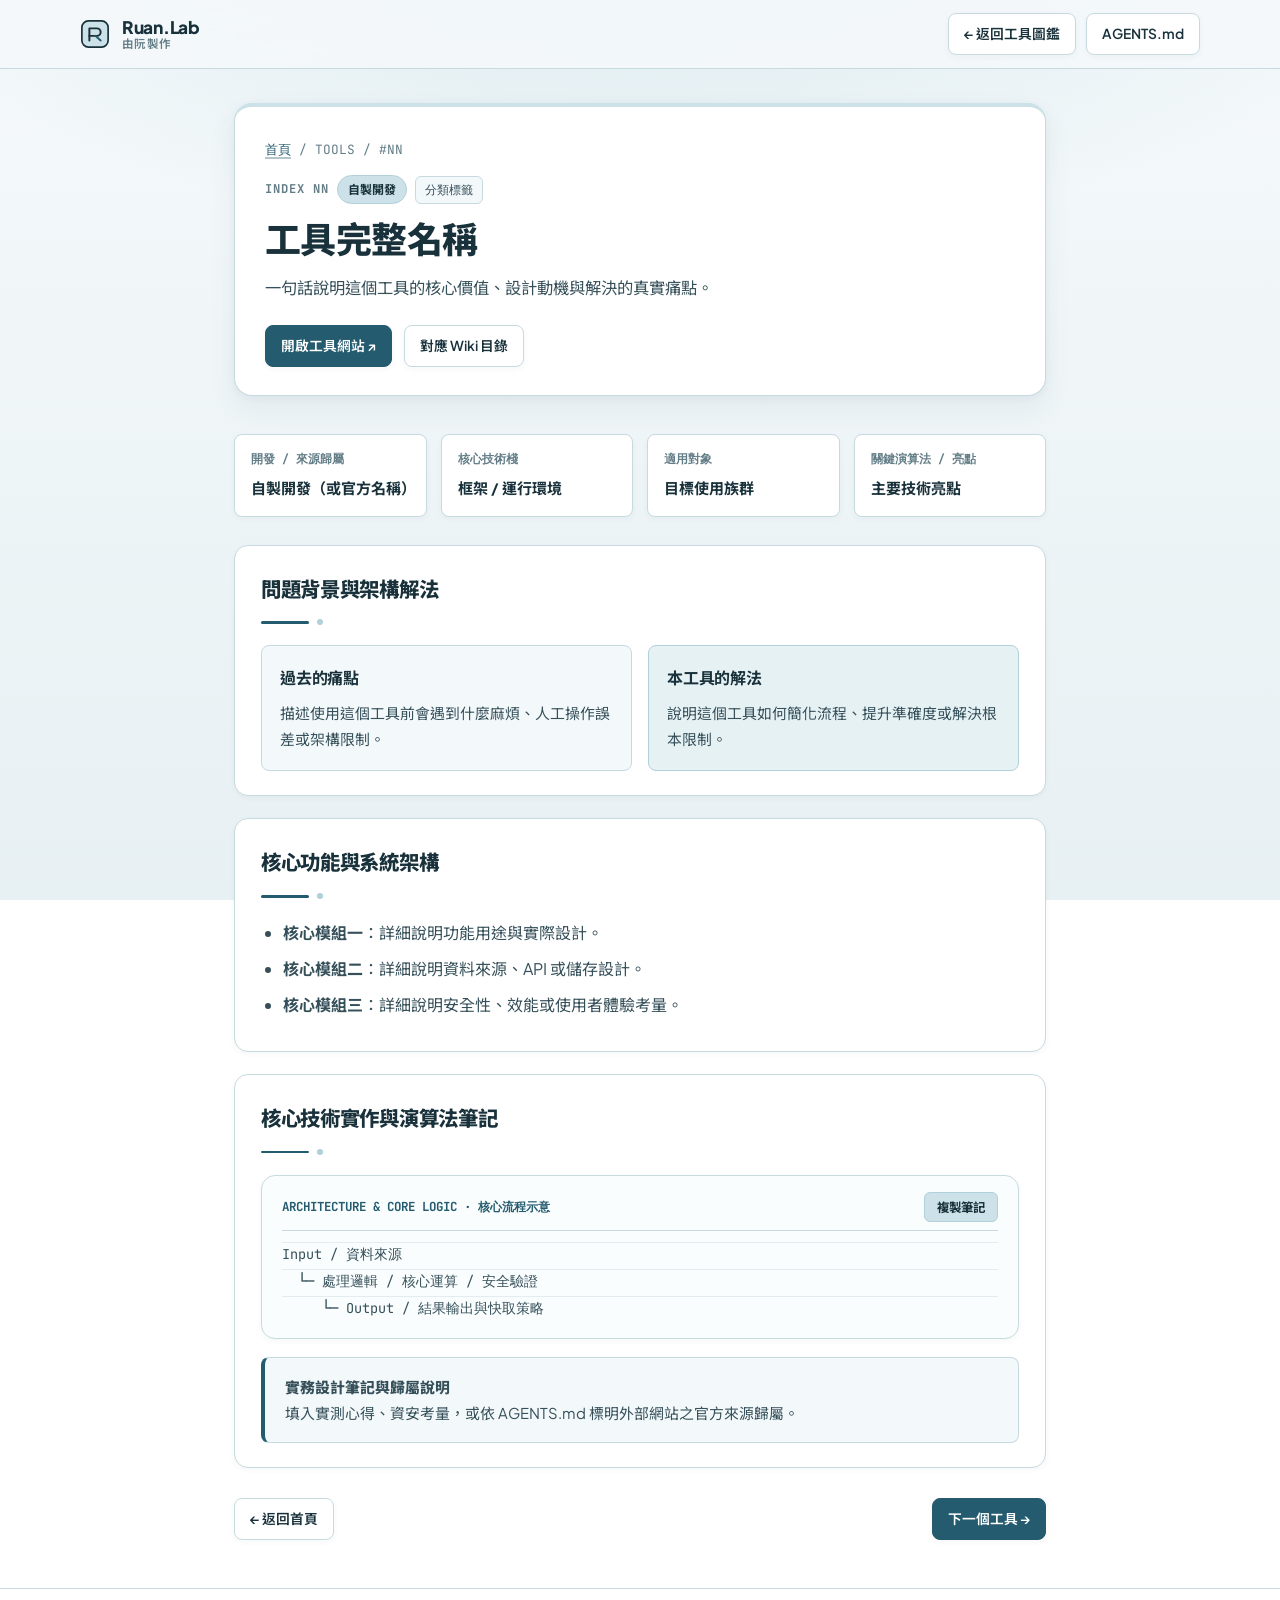
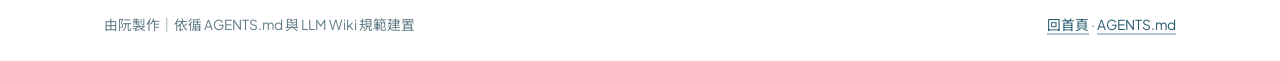
<file: tools/_template.html>
<!DOCTYPE html>
<html lang="zh-Hant">
<head>
  <meta charset="UTF-8" />
  <meta name="viewport" content="width=device-width, initial-scale=1.0" />
  <title>#NN 工具名稱｜Ruan.Lab · 由阮製作</title>
  <link rel="preconnect" href="https://fonts.googleapis.com" />
  <link rel="preconnect" href="https://fonts.gstatic.com" crossorigin />
  <link href="https://fonts.googleapis.com/css2?family=JetBrains+Mono:wght@500;700&family=Noto+Sans+TC:wght@400;500;700;800&family=Plus+Jakarta+Sans:wght@500;700;800&display=swap" rel="stylesheet" />
  <link rel="stylesheet" href="../styles/main.css" />
</head>
<body>
  <div id="reading-progress" class="reading-progress" aria-hidden="true"></div>
  <header class="site-header">
    <div class="container site-header__inner">
      <a class="brand" href="../index.html">
        <svg class="brand-mark" viewBox="0 0 32 32" fill="none" aria-hidden="true">
          <rect x="2" y="2" width="28" height="28" rx="7" fill="#CCE2E8" stroke="#18313A" stroke-width="1.8" />
          <path d="M10 10H18C20.209 10 22 11.791 22 14C22 16.209 20.209 18 18 18H10V10Z" stroke="#18313A" stroke-width="2.1" stroke-linejoin="round" />
          <path d="M10 18V23" stroke="#18313A" stroke-width="2.1" stroke-linecap="round" />
          <path d="M16.5 18L22 23" stroke="#255B6E" stroke-width="2.1" stroke-linecap="round" />
        </svg>
        <span class="brand__text">
          <span>Ruan.Lab</span>
          <span class="brand__sub">由阮製作</span>
        </span>
      </a>
      <div class="header-actions">
        <a class="btn btn--ghost" href="../index.html">← 返回工具圖鑑</a>
        <a class="btn btn--ghost" href="../AGENTS.md">AGENTS.md</a>
      </div>
    </div>
  </header>

  <main class="article-container">
    <section class="tool-hero">
      <!-- 外部網站請額外加上 tool-hero-card--curated -->
      <div class="tool-hero-card">
        <nav class="breadcrumb" aria-label="麵包屑導覽">
          <a href="../index.html">首頁</a>
          <span>/</span>
          <span>TOOLS</span>
          <span>/</span>
          <span>#NN</span>
        </nav>
        <div class="tool-hero__meta">
          <span class="index-code">INDEX NN</span>
          <!-- 自製開發請用 badge--self，外部網站請用 badge--curated -->
          <span class="badge badge--self">自製開發</span>
          <span class="tag">分類標籤</span>
        </div>
        <h1 class="tool-hero__title">工具完整名稱</h1>
        <p class="tool-hero__subtitle">一句話說明這個工具的核心價值、設計動機與解決的真實痛點。</p>
        <div class="tool-hero__cta">
          <a class="btn btn--primary" href="https://example.com" target="_blank" rel="noopener noreferrer">開啟工具網站 ↗</a>
          <a class="btn btn--ghost" href="../wiki/index.md">對應 Wiki 目錄</a>
        </div>
      </div>
    </section>

    <section class="spec-grid" aria-label="工具規格摘要">
      <div class="spec-card">
        <span class="spec-card__label">開發 / 來源歸屬</span>
        <span class="spec-card__value">自製開發（或官方名稱）</span>
      </div>
      <div class="spec-card">
        <span class="spec-card__label">核心技術棧</span>
        <span class="spec-card__value">框架 / 運行環境</span>
      </div>
      <div class="spec-card">
        <span class="spec-card__label">適用對象</span>
        <span class="spec-card__value">目標使用族群</span>
      </div>
      <div class="spec-card">
        <span class="spec-card__label">關鍵演算法 / 亮點</span>
        <span class="spec-card__value">主要技術亮點</span>
      </div>
    </section>

    <section class="content-section">
      <h2>問題背景與架構解法</h2>
      <div class="editorial-rule" aria-hidden="true"></div>
      <div class="comparison-grid">
        <div class="comparison-card">
          <h3>過去的痛點</h3>
          <p>描述使用這個工具前會遇到什麼麻煩、人工操作誤差或架構限制。</p>
        </div>
        <div class="comparison-card comparison-card--solution">
          <h3>本工具的解法</h3>
          <p>說明這個工具如何簡化流程、提升準確度或解決根本限制。</p>
        </div>
      </div>
    </section>

    <section class="content-section">
      <h2>核心功能與系統架構</h2>
      <div class="editorial-rule" aria-hidden="true"></div>
      <ul>
        <li><strong>核心模組一</strong>：詳細說明功能用途與實際設計。</li>
        <li><strong>核心模組二</strong>：詳細說明資料來源、API 或儲存設計。</li>
        <li><strong>核心模組三</strong>：詳細說明安全性、效能或使用者體驗考量。</li>
      </ul>
    </section>

    <section class="content-section">
      <h2>核心技術實作與演算法筆記</h2>
      <div class="editorial-rule" aria-hidden="true"></div>
      <div class="notebook-box">
        <div class="notebook-box__header">
          <span>ARCHITECTURE &amp; CORE LOGIC · 核心流程示意</span>
          <button class="copy-btn" type="button" data-copy-target="logic-nn">複製筆記</button>
        </div>
        <pre id="logic-nn">Input / 資料來源
  └─ 處理邏輯 / 核心運算 / 安全驗證
     └─ Output / 結果輸出與快取策略</pre>
      </div>
      <div class="callout">
        <p class="callout__title">實務設計筆記與歸屬說明</p>
        <p>填入實測心得、資安考量，或依 AGENTS.md 標明外部網站之官方來源歸屬。</p>
      </div>
    </section>

    <nav class="page-nav" aria-label="上下篇導覽">
      <a class="btn btn--ghost" href="../index.html">← 返回首頁</a>
      <a class="btn btn--primary" href="../index.html">下一個工具 →</a>
    </nav>
  </main>

  <footer class="site-footer">
    <div class="container site-footer__inner">
      <span>由阮製作｜依循 AGENTS.md 與 LLM Wiki 規範建置</span>
      <span><a href="../index.html">回首頁</a> · <a href="../AGENTS.md">AGENTS.md</a></span>
    </div>
  </footer>

  <script src="../scripts/main.js"></script>
</body>
</html>
</file>
<file: styles/main.css>
/* ============================================================
   Ruan.Lab｜由阮製作 — 霧冰藍編輯設計系統 (styles/main.css)
   核心基底色：#CCE2E8 (RGB: 204, 226, 232) 延伸之協調冷色階
   ============================================================ */

:root {
  /* 核心主題色階（以 #CCE2E8 為基底調和） */
  --mist: #CCE2E8;
  --mist-light: #E6F1F4;
  --mist-pale: #F3F8FA;
  --mist-deep: #B2D0D9;

  /* 畫布與表面 */
  --canvas-top: #F5F9FB;
  --canvas-bottom: #E7F0F3;
  --surface: #FFFFFF;
  --surface-alt: #F1F6F8;
  --rule-line: #E3EDF0;

  /* 協調字形墨色與邊線（衍生自 193° 霧藍冷灰調） */
  --ink-strong: #18313A;
  --ink-body: #36505A;
  --ink-muted: #637D87;
  --border-subtle: #C6DAE0;

  /* 互動強調色與次要分類對比色 */
  --fjord: #255B6E;
  --fjord-hover: #1B4656;
  --fjord-mid: #4B8498;
  --pewter: #5C676B;
  --pewter-soft: #E9ECEE;

  /* 字體與柔和陰影 */
  --sans: "Plus Jakarta Sans", "Noto Sans TC", "PingFang TC", "Microsoft JhengHei", sans-serif;
  --mono: "JetBrains Mono", ui-monospace, "SFMono-Regular", Menlo, Consolas, monospace;

  --shadow-card: 0 2px 10px rgba(24, 49, 58, 0.04), 0 12px 28px rgba(37, 91, 110, 0.07);
  --shadow-hover: 0 8px 20px rgba(24, 49, 58, 0.07), 0 18px 36px rgba(37, 91, 110, 0.12);
  --shadow-subtle: 0 2px 6px rgba(24, 49, 58, 0.04);
  --radius-sm: 8px;
  --radius-md: 14px;
  --radius-lg: 18px;
}

*,
*::before,
*::after {
  box-sizing: border-box;
}

html {
  scroll-behavior: smooth;
}

body {
  margin: 0;
  font-family: var(--sans);
  color: var(--ink-body);
  background:
    radial-gradient(ellipse 90% 50% at 50% -10%, rgba(204, 226, 232, 0.72), transparent 72%),
    linear-gradient(180deg, var(--canvas-top) 0%, var(--canvas-bottom) 100%);
  background-attachment: fixed;
  line-height: 1.75;
  min-height: 100vh;
  display: flex;
  flex-direction: column;
  -webkit-font-smoothing: antialiased;
}

h1, h2, h3, h4, .brand {
  font-family: var(--sans);
  color: var(--ink-strong);
  letter-spacing: -0.015em;
}

a {
  color: var(--fjord);
  text-decoration: underline;
  text-decoration-color: rgba(37, 91, 110, 0.35);
  text-decoration-thickness: 1.5px;
  text-underline-offset: 3px;
}

a:hover {
  color: var(--fjord-hover);
  text-decoration-color: var(--fjord-hover);
}

code {
  font-family: var(--mono);
  font-size: 0.85em;
  color: var(--fjord);
  background: var(--mist-pale);
  border: 1px solid var(--border-subtle);
  padding: 0.12em 0.42em;
  border-radius: 5px;
}

.container {
  width: 100%;
  max-width: 1120px;
  margin: 0 auto;
  padding: 0 24px;
}

.article-container {
  width: 100%;
  max-width: 860px;
  margin: 0 auto;
  padding: 0 24px;
}

main {
  flex: 1;
}

/* 內頁頂部閱讀進度條 */
.reading-progress {
  position: fixed;
  top: 0;
  left: 0;
  width: 0%;
  height: 3px;
  background: linear-gradient(90deg, var(--mist-deep), var(--fjord));
  z-index: 60;
  transition: width 0.1s linear;
}

/* ============================================================
   編輯質感裝飾語彙 (.mark, .editorial-rule, .index-code)
   ============================================================ */
.mark {
  background: linear-gradient(transparent 54%, var(--mist) 54%);
  padding: 0 6px;
  border-radius: 3px;
}

.editorial-rule {
  display: flex;
  align-items: center;
  gap: 8px;
  margin: 12px 0 20px;
}

.editorial-rule::before {
  content: "";
  width: 48px;
  height: 2.5px;
  background: var(--fjord);
  border-radius: 2px;
}

.editorial-rule::after {
  content: "";
  width: 6px;
  height: 6px;
  border-radius: 50%;
  background: var(--mist-deep);
}

.index-code {
  font-family: var(--mono);
  font-size: 0.76rem;
  font-weight: 700;
  letter-spacing: 0.08em;
  color: var(--ink-muted);
}

/* ============================================================
   頂部導覽列 (.site-header) & 原創幾何 Logo
   ============================================================ */
.site-header {
  position: sticky;
  top: 0;
  z-index: 40;
  background: rgba(245, 249, 251, 0.86);
  backdrop-filter: blur(12px);
  border-bottom: 1px solid var(--border-subtle);
}

.site-header__inner {
  display: flex;
  align-items: center;
  justify-content: space-between;
  gap: 16px;
  min-height: 68px;
  padding: 8px 0;
  flex-wrap: wrap;
}

.brand {
  display: inline-flex;
  align-items: center;
  gap: 12px;
  font-weight: 800;
  font-size: 1.08rem;
  text-decoration: none;
  color: var(--ink-strong);
}

.brand:hover {
  color: var(--fjord);
}

.brand-mark {
  width: 30px;
  height: 30px;
  display: block;
  flex-shrink: 0;
}

.brand__text {
  display: flex;
  flex-direction: column;
  line-height: 1.18;
}

.brand__sub {
  font-size: 0.72rem;
  font-weight: 600;
  color: var(--ink-muted);
  letter-spacing: 0.04em;
}

.header-actions {
  display: flex;
  align-items: center;
  gap: 10px;
  flex-wrap: wrap;
}

/* ============================================================
   按鈕與標籤 (.btn, .badge, .tag)
   ============================================================ */
.btn {
  display: inline-flex;
  align-items: center;
  justify-content: center;
  gap: 6px;
  padding: 8px 15px;
  border-radius: var(--radius-sm);
  font-family: var(--sans);
  font-size: 0.86rem;
  font-weight: 600;
  border: 1px solid var(--border-subtle);
  cursor: pointer;
  text-decoration: none;
  transition: transform 0.16s ease, box-shadow 0.16s ease, background-color 0.16s ease, border-color 0.16s ease;
  box-shadow: var(--shadow-subtle);
}

.btn:hover {
  text-decoration: none;
  transform: translateY(-1px);
  box-shadow: 0 4px 12px rgba(24, 49, 58, 0.09);
}

.btn--primary {
  background: var(--fjord);
  border-color: var(--fjord);
  color: #FFFFFF;
}

.btn--primary:hover {
  background: var(--fjord-hover);
  border-color: var(--fjord-hover);
  color: #FFFFFF;
}

.btn--ghost {
  background: var(--surface);
  color: var(--ink-strong);
}

.btn--ghost:hover {
  background: var(--mist-light);
  border-color: var(--fjord-mid);
  color: var(--fjord-hover);
}

.btn--mist {
  background: var(--mist);
  border-color: var(--mist-deep);
  color: var(--ink-strong);
}

.btn--mist:hover {
  background: var(--mist-deep);
  color: var(--ink-strong);
}

.badge {
  display: inline-flex;
  align-items: center;
  padding: 3px 10px;
  border-radius: 999px;
  font-family: var(--sans);
  font-size: 0.75rem;
  font-weight: 700;
  border: 1px solid transparent;
}

.badge--self {
  background: var(--mist);
  color: var(--ink-strong);
  border-color: var(--mist-deep);
}

.badge--curated {
  background: var(--pewter-soft);
  color: var(--pewter);
  border-color: #CBD2D5;
}

.tag {
  display: inline-block;
  padding: 3px 9px;
  border-radius: 6px;
  font-family: var(--mono);
  font-size: 0.74rem;
  font-weight: 500;
  color: var(--ink-body);
  background: var(--mist-pale);
  border: 1px solid var(--border-subtle);
}

/* ============================================================
   首頁 Hero 導言卡 (.hero-card)
   ============================================================ */
.hero {
  padding: 36px 0 22px;
}

.hero-card {
  position: relative;
  background: var(--surface);
  border: 1px solid var(--border-subtle);
  border-top: 4px solid var(--mist);
  border-radius: var(--radius-lg);
  padding: 36px 34px 30px;
  box-shadow: var(--shadow-card);
}

.hero__title {
  margin: 0;
  font-size: clamp(1.85rem, 3.4vw, 2.48rem);
  font-weight: 800;
  line-height: 1.28;
}

.hero__subtitle {
  margin: 0 0 24px;
  max-width: 760px;
  color: var(--ink-body);
  font-size: 1.02rem;
}

.hero__stats {
  display: flex;
  flex-wrap: wrap;
  gap: 10px;
}

.stat-pill {
  display: inline-flex;
  align-items: center;
  gap: 7px;
  padding: 6px 14px;
  border-radius: var(--radius-sm);
  background: var(--mist-pale);
  border: 1px solid var(--border-subtle);
  font-size: 0.85rem;
  font-weight: 600;
  color: var(--ink-body);
}

.stat-pill strong {
  font-family: var(--mono);
  color: var(--fjord);
}

/* ============================================================
   雙維度篩選與搜尋列 (.filter-bar)
   ============================================================ */
.controls-section {
  padding: 4px 0 24px;
}

.filter-bar {
  display: flex;
  flex-wrap: wrap;
  align-items: center;
  justify-content: space-between;
  gap: 14px;
  padding: 14px 18px;
  border-radius: var(--radius-md);
  background: var(--surface);
  border: 1px solid var(--border-subtle);
  box-shadow: var(--shadow-subtle);
}

.filter-groups {
  display: flex;
  flex-wrap: wrap;
  align-items: center;
  gap: 10px;
}

.filter-group {
  display: flex;
  flex-wrap: wrap;
  align-items: center;
  gap: 6px;
}

.filter-group__label {
  font-family: var(--mono);
  font-size: 0.72rem;
  font-weight: 700;
  color: var(--ink-muted);
  margin-right: 2px;
}

.filter-divider {
  width: 1px;
  height: 24px;
  background: var(--border-subtle);
  margin: 0 4px;
}

.filter-btn {
  padding: 6px 12px;
  border-radius: 6px;
  border: 1px solid var(--border-subtle);
  background: var(--mist-pale);
  color: var(--ink-body);
  font-family: var(--sans);
  font-size: 0.83rem;
  font-weight: 600;
  cursor: pointer;
  transition: all 0.14s ease;
}

.filter-btn:hover {
  border-color: var(--fjord-mid);
  background: var(--mist-light);
  color: var(--ink-strong);
}

.filter-btn.is-active {
  background: var(--fjord);
  border-color: var(--fjord);
  color: #FFFFFF;
}

.search-box {
  flex: 1 1 220px;
  max-width: 280px;
}

.search-input {
  width: 100%;
  padding: 8px 13px;
  border-radius: var(--radius-sm);
  border: 1px solid var(--border-subtle);
  background: var(--mist-pale);
  color: var(--ink-strong);
  font-family: var(--sans);
  font-size: 0.88rem;
  outline: none;
}

.search-input::placeholder {
  color: var(--ink-muted);
}

.search-input:focus {
  border-color: var(--fjord);
  background: var(--surface);
  box-shadow: 0 0 0 3px rgba(204, 226, 232, 0.55);
}

/* ============================================================
   工具索引卡片網格 (.tool-grid, .tool-card, .quick-spec)
   ============================================================ */
.tool-grid {
  display: grid;
  grid-template-columns: repeat(auto-fill, minmax(310px, 1fr));
  gap: 22px;
  padding: 4px 0 38px;
}

.tool-card {
  position: relative;
  display: flex;
  flex-direction: column;
  padding: 24px 22px 20px;
  border-radius: var(--radius-md);
  background: var(--surface);
  border: 1px solid var(--border-subtle);
  border-top: 4px solid var(--mist);
  box-shadow: var(--shadow-card);
  transition: transform 0.18s ease, box-shadow 0.18s ease, border-color 0.18s ease;
}

.tool-card[data-origin="curated"] {
  border-top-color: var(--pewter);
}

.tool-card:hover {
  transform: translateY(-3px);
  box-shadow: var(--shadow-hover);
  border-color: var(--mist-deep);
}

.tool-card.is-hidden {
  display: none;
}

.tool-card__top {
  display: flex;
  align-items: center;
  justify-content: space-between;
  gap: 8px;
  margin-bottom: 14px;
}

.tool-card__title {
  margin: 0 0 8px;
  font-size: 1.18rem;
  font-weight: 800;
  line-height: 1.35;
}

.tool-card__desc {
  margin: 0 0 14px;
  color: var(--ink-body);
  font-size: 0.93rem;
  flex: 1;
}

.tool-card__tags {
  display: flex;
  flex-wrap: wrap;
  gap: 6px;
  margin-bottom: 14px;
}

/* 卡片內建互動快速預覽抽屜 (.quick-spec) */
.quick-spec {
  margin-bottom: 14px;
  padding: 11px 13px;
  border-radius: var(--radius-sm);
  background: var(--mist-light);
  border: 1px solid var(--border-subtle);
  font-size: 0.84rem;
  color: var(--ink-body);
}

.quick-spec[hidden] {
  display: none;
}

.quick-spec__title {
  font-family: var(--mono);
  font-size: 0.74rem;
  font-weight: 700;
  color: var(--fjord);
  margin: 0 0 4px;
}

.quick-spec p {
  margin: 0;
}

.tool-card__actions {
  display: flex;
  gap: 8px;
  flex-wrap: wrap;
}

.tool-card__actions .btn {
  flex: 1 1 auto;
}

/* 預留擴充卡片 (.tool-card--upcoming) */
.tool-card--upcoming {
  border: 1.5px dashed var(--mist-deep);
  background: rgba(255, 255, 255, 0.58);
  box-shadow: none;
  justify-content: center;
  text-align: left;
  min-height: 230px;
}

.tool-card--upcoming:hover {
  transform: none;
  box-shadow: none;
  border-color: var(--fjord-mid);
  background: var(--surface);
}

.tool-card--upcoming p {
  margin: 6px 0 0;
  color: var(--ink-muted);
  font-size: 0.9rem;
}

.empty-state {
  display: none;
  padding: 36px 24px;
  text-align: center;
  border-radius: var(--radius-md);
  background: var(--surface);
  border: 1px dashed var(--border-subtle);
  color: var(--ink-muted);
  margin-bottom: 40px;
}

.empty-state.is-visible {
  display: block;
}

.empty-state p {
  margin: 0 0 14px;
}

/* ============================================================
   可縮放橫式「工具檔案庫擴充規範」折疊面板 (.archive-accordion)
   ============================================================ */
.archive-accordion {
  margin: 4px 0 56px;
  border-radius: var(--radius-lg);
  background: var(--surface);
  border: 1px solid var(--border-subtle);
  border-left: 5px solid var(--mist);
  box-shadow: var(--shadow-card);
  overflow: hidden;
  transition: box-shadow 0.18s ease, border-color 0.18s ease;
}

.archive-accordion:hover {
  box-shadow: var(--shadow-hover);
  border-left-color: var(--fjord);
}

.archive-accordion__trigger {
  list-style: none;
  display: flex;
  align-items: center;
  justify-content: space-between;
  gap: 18px;
  padding: 20px 26px;
  cursor: pointer;
  user-select: none;
  background: var(--surface);
  transition: background-color 0.15s ease;
}

.archive-accordion__trigger::-webkit-details-marker {
  display: none;
}

.archive-accordion__trigger:hover {
  background: var(--mist-pale);
}

.archive-accordion__heading {
  display: flex;
  flex-direction: column;
  gap: 3px;
}

.archive-accordion__kicker {
  font-family: var(--mono);
  font-size: 0.74rem;
  font-weight: 700;
  letter-spacing: 0.08em;
  color: var(--fjord-mid);
  text-transform: uppercase;
}

.archive-accordion__title {
  margin: 0;
  font-size: 1.15rem;
  font-weight: 800;
  color: var(--ink-strong);
}

.archive-accordion__hint {
  display: inline-flex;
  align-items: center;
  gap: 8px;
  flex-shrink: 0;
  padding: 6px 14px;
  border-radius: 999px;
  background: var(--mist-light);
  border: 1px solid var(--border-subtle);
  font-size: 0.82rem;
  font-weight: 700;
  color: var(--fjord);
}

.archive-accordion__chevron {
  width: 16px;
  height: 16px;
  transition: transform 0.22s ease;
}

.archive-accordion[open] .archive-accordion__chevron {
  transform: rotate(180deg);
}

.archive-accordion__body {
  padding: 4px 26px 28px;
  border-top: 1px solid var(--border-subtle);
}

.archive-accordion__body > p {
  margin: 16px 0 20px;
  color: var(--ink-body);
}

.pipeline-steps {
  display: grid;
  grid-template-columns: repeat(auto-fit, minmax(210px, 1fr));
  gap: 14px;
  margin-bottom: 20px;
}

.pipeline-step {
  padding: 16px;
  border-radius: var(--radius-sm);
  background: var(--mist-pale);
  border: 1px solid var(--border-subtle);
}

.pipeline-step__num {
  display: inline-block;
  font-family: var(--mono);
  font-size: 0.73rem;
  font-weight: 700;
  letter-spacing: 0.05em;
  color: var(--fjord);
  margin-bottom: 6px;
}

.pipeline-step h3 {
  margin: 0 0 6px;
  font-size: 0.98rem;
}

.pipeline-step p {
  margin: 0;
  font-size: 0.87rem;
  color: var(--ink-muted);
}

/* 橫線技術筆記框 (.notebook-box) */
.notebook-box {
  position: relative;
  margin-top: 16px;
  background: #FAFDFE;
  border: 1px solid var(--border-subtle);
  border-radius: var(--radius-md);
  padding: 16px 20px;
  box-shadow: var(--shadow-subtle);
}

.notebook-box__header {
  display: flex;
  align-items: center;
  justify-content: space-between;
  gap: 12px;
  margin-bottom: 10px;
  padding-bottom: 8px;
  border-bottom: 1px solid var(--border-subtle);
  font-family: var(--mono);
  font-size: 0.78rem;
  font-weight: 700;
  color: var(--fjord);
}

.notebook-box pre {
  margin: 0;
  white-space: pre-wrap;
  word-break: break-word;
  font-family: var(--mono);
  font-size: 0.85rem;
  line-height: 27px;
  color: var(--ink-body);
  background-image: repeating-linear-gradient(transparent 0 26px, var(--rule-line) 26px 27px);
  background-position: 0 2px;
}

.copy-btn {
  padding: 5px 12px;
  border-radius: 6px;
  border: 1px solid var(--mist-deep);
  background: var(--mist);
  color: var(--ink-strong);
  font-family: var(--sans);
  font-size: 0.78rem;
  font-weight: 700;
  cursor: pointer;
}

.copy-btn:hover {
  background: var(--fjord);
  border-color: var(--fjord);
  color: #FFFFFF;
}

/* ============================================================
   工具詳情內頁樣式 (.tool-hero-card, .spec-grid, .comparison-grid, .callout)
   ============================================================ */
.tool-hero {
  padding: 34px 0 18px;
}

.tool-hero-card {
  position: relative;
  background: var(--surface);
  border: 1px solid var(--border-subtle);
  border-top: 4px solid var(--mist);
  border-radius: var(--radius-lg);
  padding: 32px 30px 28px;
  box-shadow: var(--shadow-card);
}

.tool-hero-card--curated {
  border-top-color: var(--pewter);
}

.breadcrumb {
  display: flex;
  flex-wrap: wrap;
  align-items: center;
  gap: 8px;
  font-family: var(--mono);
  font-size: 0.8rem;
  color: var(--ink-muted);
  margin-bottom: 14px;
}

.tool-hero__meta {
  display: flex;
  align-items: center;
  gap: 8px;
  flex-wrap: wrap;
  margin-bottom: 12px;
}

.tool-hero__title {
  margin: 0 0 12px;
  font-size: clamp(1.68rem, 3.1vw, 2.25rem);
  font-weight: 800;
  line-height: 1.28;
}

.tool-hero__subtitle {
  margin: 0 0 22px;
  font-size: 1.02rem;
  color: var(--ink-body);
}

.tool-hero__cta {
  display: flex;
  flex-wrap: wrap;
  gap: 12px;
}

.spec-grid {
  display: grid;
  grid-template-columns: repeat(auto-fit, minmax(185px, 1fr));
  gap: 14px;
  margin: 20px 0 28px;
}

.spec-card {
  padding: 14px 16px;
  border-radius: var(--radius-sm);
  background: var(--surface);
  border: 1px solid var(--border-subtle);
  box-shadow: var(--shadow-subtle);
}

.spec-card__label {
  display: block;
  font-family: var(--mono);
  font-size: 0.73rem;
  font-weight: 700;
  color: var(--ink-muted);
  margin-bottom: 4px;
  text-transform: uppercase;
}

.spec-card__value {
  font-weight: 700;
  font-size: 0.94rem;
  color: var(--ink-strong);
}

.content-section {
  background: var(--surface);
  border: 1px solid var(--border-subtle);
  border-radius: var(--radius-md);
  padding: 26px 26px 24px;
  margin-bottom: 22px;
  box-shadow: var(--shadow-subtle);
}

.content-section h2 {
  margin: 0;
  font-size: 1.28rem;
  font-weight: 800;
}

.content-section ul,
.content-section ol {
  padding-left: 22px;
  margin: 10px 0 0;
}

.content-section li {
  margin-bottom: 8px;
}

.comparison-grid {
  display: grid;
  grid-template-columns: repeat(2, minmax(0, 1fr));
  gap: 16px;
  margin-top: 8px;
}

.comparison-card {
  padding: 18px;
  border-radius: var(--radius-sm);
  background: var(--mist-pale);
  border: 1px solid var(--border-subtle);
}

.comparison-card--solution {
  background: var(--mist-light);
  border-color: var(--mist-deep);
}

.comparison-card h3 {
  margin: 0 0 8px;
  font-size: 1rem;
}

.comparison-card p {
  margin: 0;
  font-size: 0.93rem;
}

.callout {
  padding: 16px 20px;
  border-radius: var(--radius-sm);
  background: var(--mist-pale);
  border: 1px solid var(--border-subtle);
  border-left: 4px solid var(--fjord);
  margin-top: 18px;
}

.callout__title {
  font-weight: 800;
  color: var(--ink-strong);
  margin: 0 0 4px;
}

.callout p {
  margin: 0;
  color: var(--ink-body);
  font-size: 0.93rem;
}

/* ============================================================
   上下頁導覽與頁尾 (.page-nav, .site-footer)
   ============================================================ */
.page-nav {
  display: flex;
  justify-content: space-between;
  gap: 14px;
  margin: 30px 0 48px;
  flex-wrap: wrap;
}

.site-footer {
  border-top: 1px solid var(--border-subtle);
  padding: 24px 0;
  color: var(--ink-muted);
  font-size: 0.86rem;
}

.site-footer__inner {
  display: flex;
  flex-wrap: wrap;
  justify-content: space-between;
  align-items: center;
  gap: 12px;
}

@media (max-width: 768px) {
  .hero-card,
  .tool-hero-card,
  .content-section {
    padding: 22px 18px;
  }

  .archive-accordion__trigger {
    padding: 18px;
    flex-direction: column;
    align-items: flex-start;
  }

  .archive-accordion__body {
    padding: 4px 18px 22px;
  }

  .comparison-grid {
    grid-template-columns: 1fr;
  }

  .filter-divider {
    display: none;
  }

  .search-box {
    max-width: 100%;
  }
}
</file>
